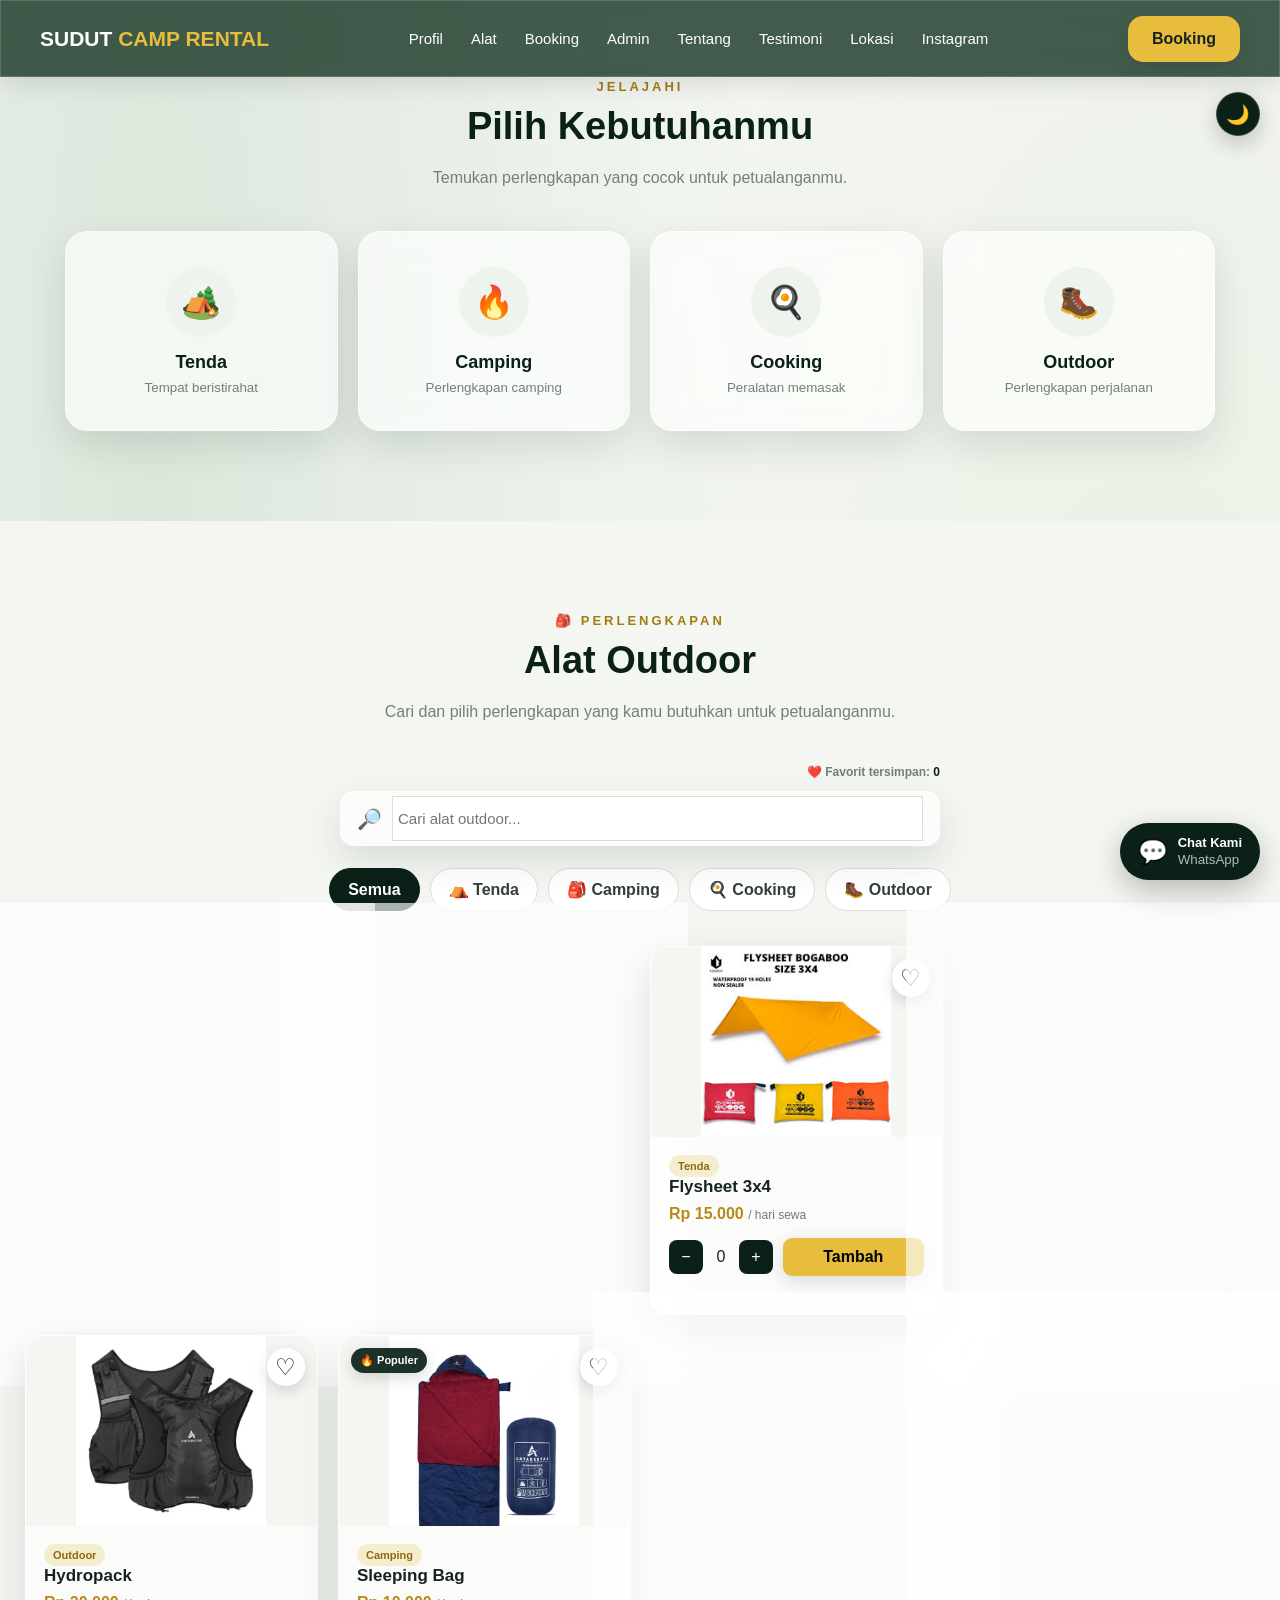
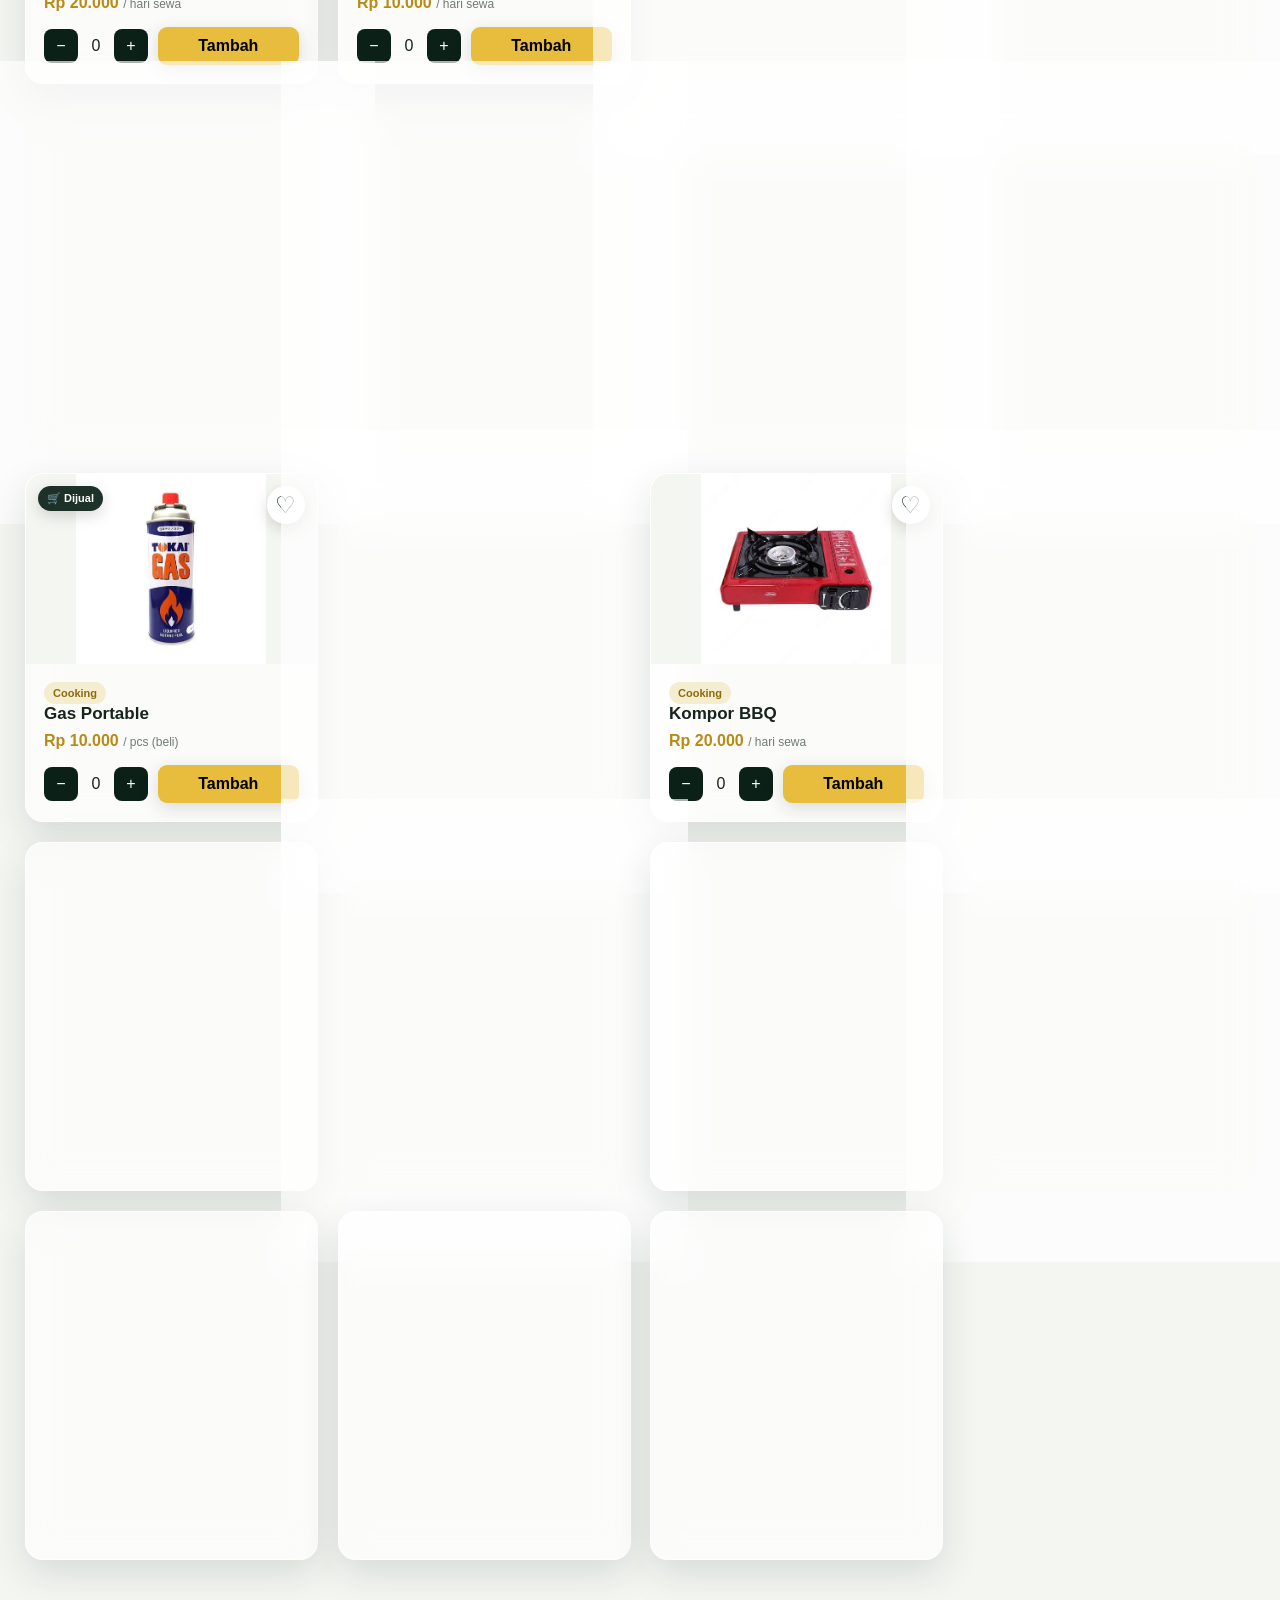
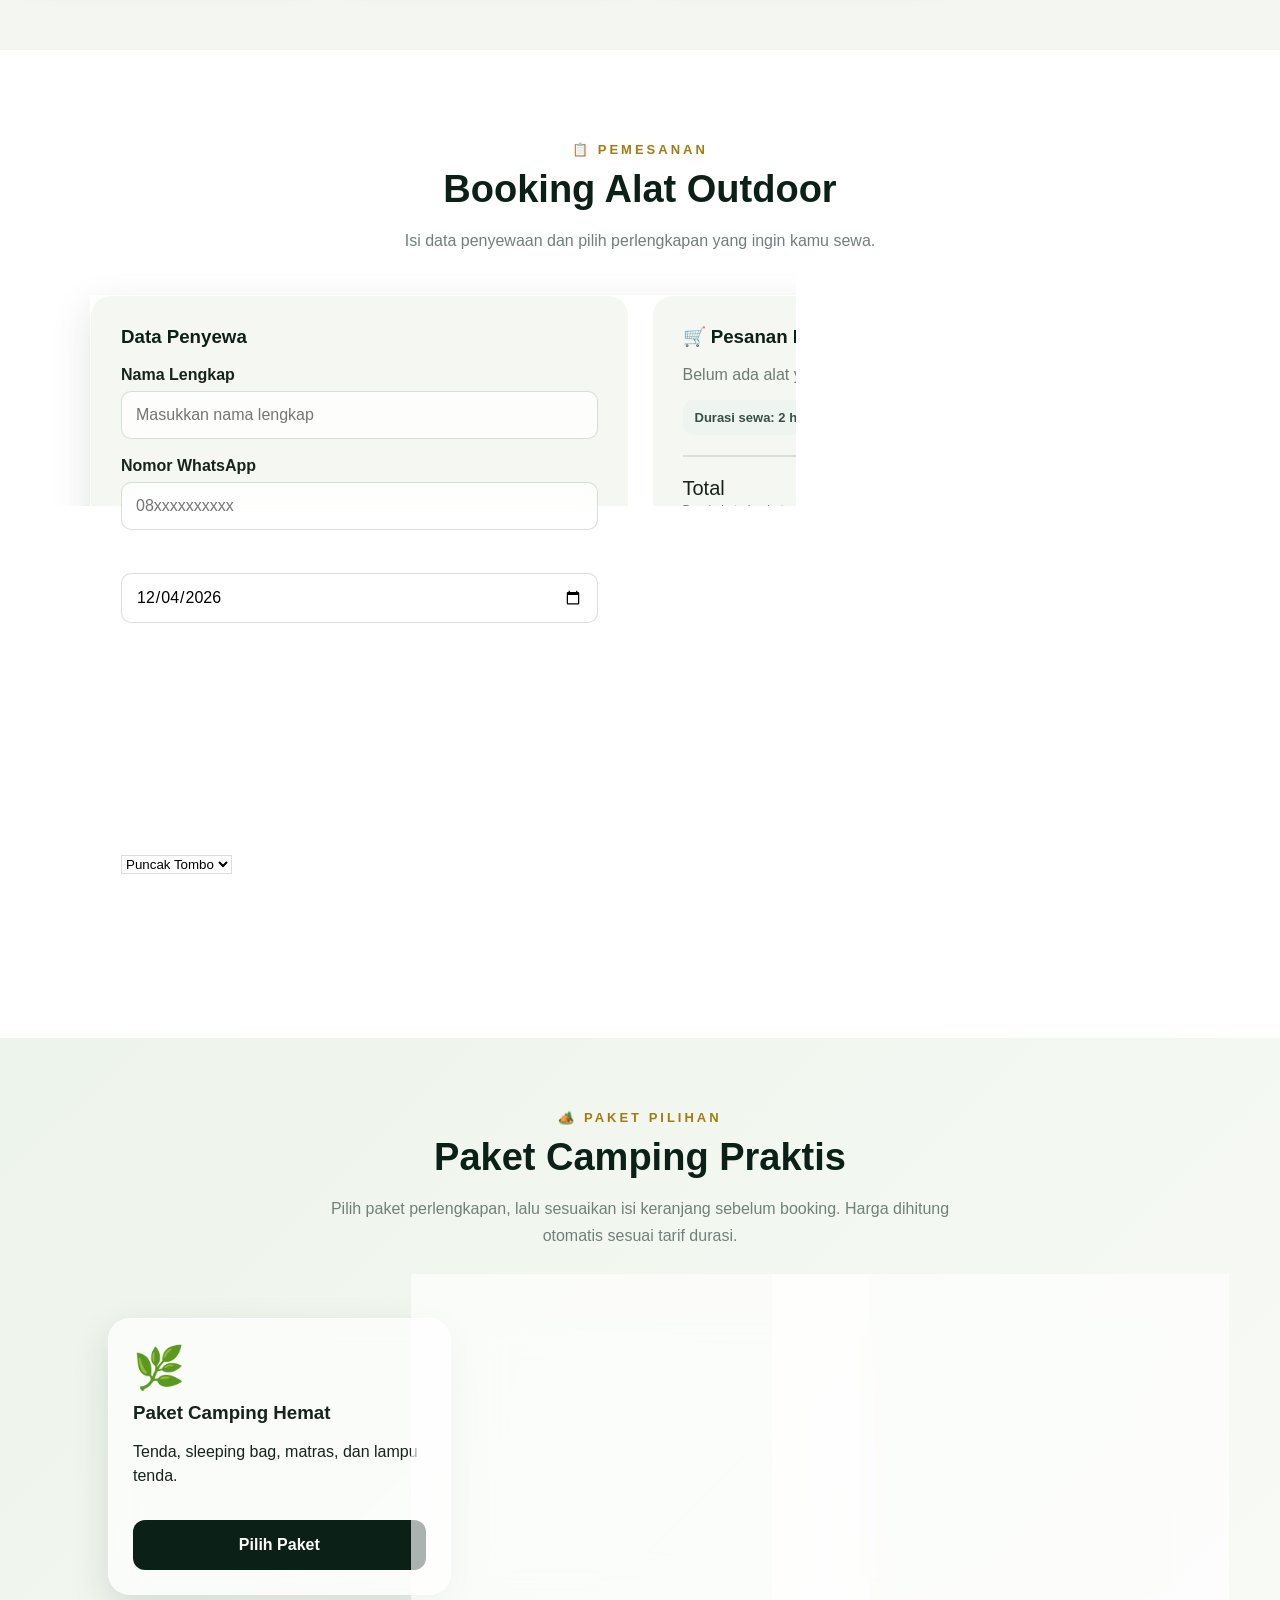
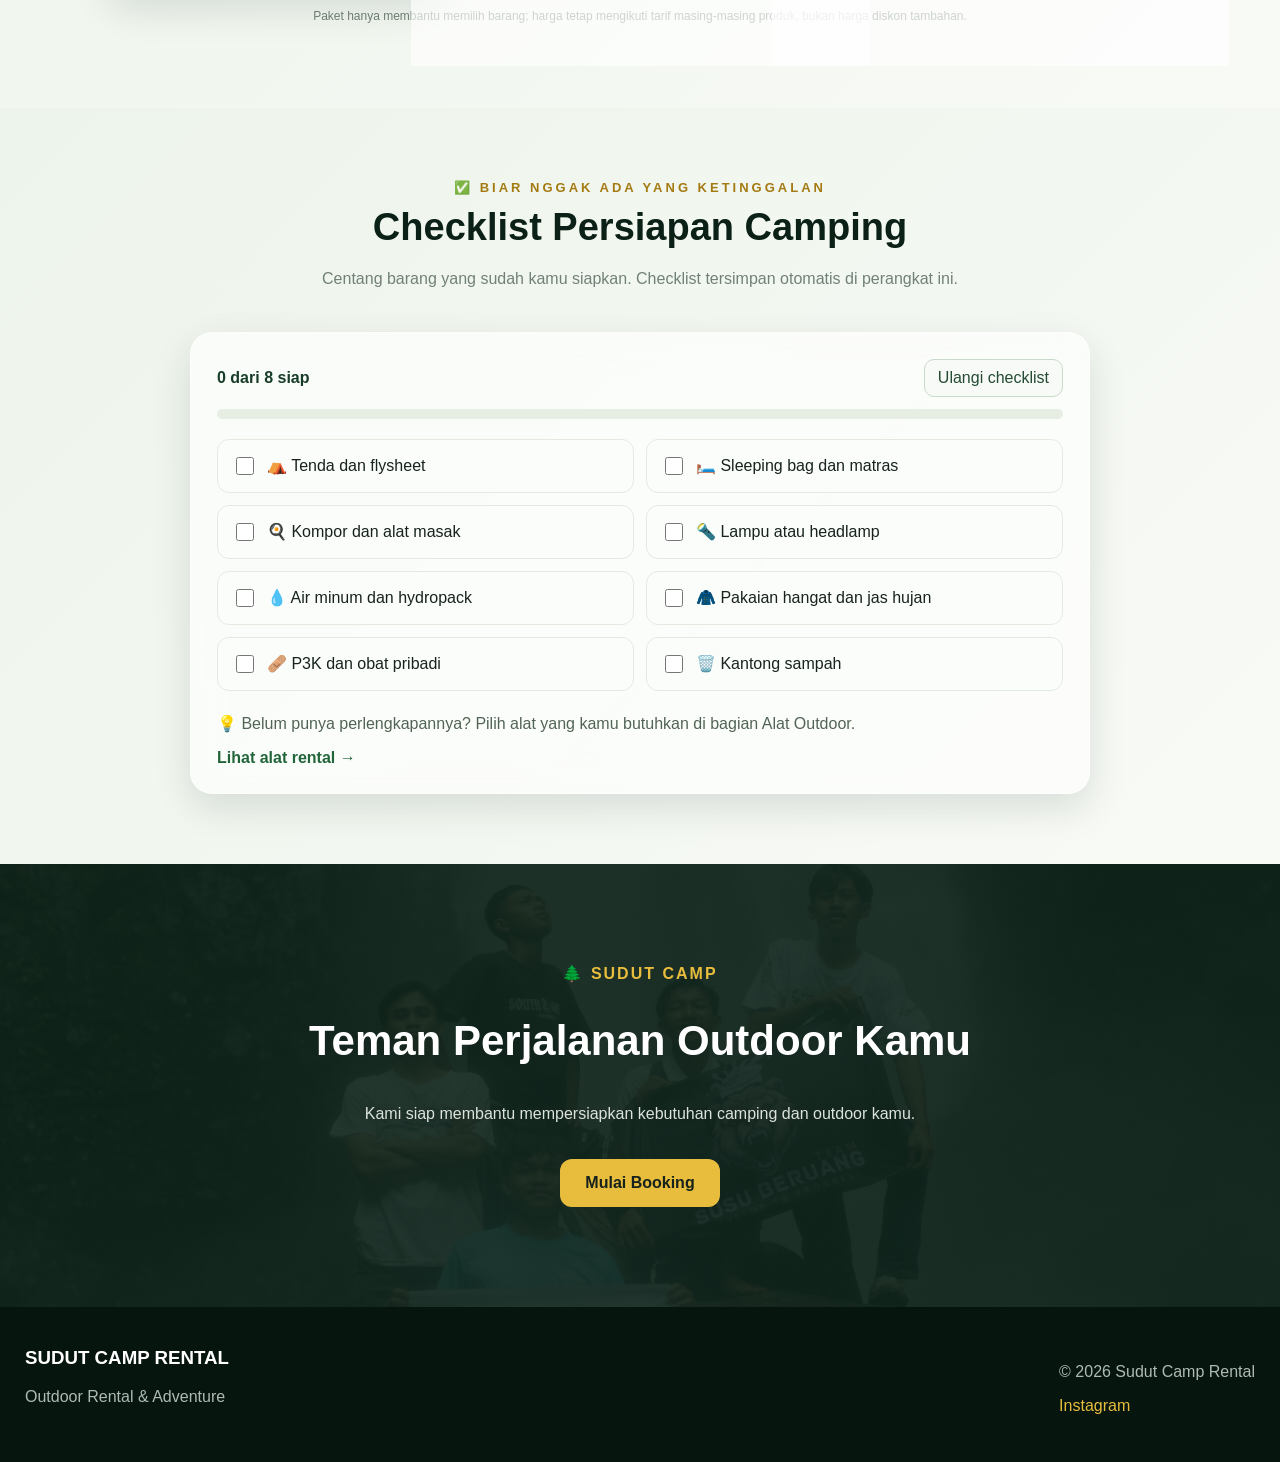
<file: index.html>
<!doctype html>
<html lang="id">
  <head>
    <meta charset="UTF-8" />
    <meta name="viewport" content="width=device-width, initial-scale=1.0" />

    <title>Sudut Camp Rental | Outdoor Adventure</title>

    <link rel="stylesheet" href="style.css" />
  </head>

  <body>
    <!-- WHATSAPP FLOATING -->
    <a
      href="https://wa.me/6285182673441"
      class="wa-floating"
      target="_blank"
      rel="noopener"
      aria-label="Chat WhatsApp"
    >
      <span>💬</span>
      <div>
        <strong>Chat Kami</strong>
        <small>WhatsApp</small>
      </div>
    </a>

    <!-- DARK MODE -->
    <button id="darkModeBtn" class="dark-mode-btn" aria-label="Ganti tema">
      🌙
    </button>

    <!-- LOADING SCREEN -->
    <div id="loadingScreen" class="loading-screen">
      <div class="loading-box">
        <div class="loading-icon" id="loadingIcon">🏕️</div>

        <h2>SUDUT CAMP</h2>
        <span class="loading-rental">RENTAL</span>

        <div class="loading-message" id="loadingMessage">
          Menyiapkan petualanganmu...
        </div>

        <div class="loading-wait">⏳ Harap menunggu...</div>

        <div class="loading-dots">
          <span></span>
          <span></span>
          <span></span>
        </div>

        <div class="loading-progress">
          <div></div>
        </div>
      </div>
    </div>

    <!-- ================= HEADER ================= -->

    <header class="header">
      <div class="nav-container">
        <a href="#" class="logo"> SUDUT <span>CAMP RENTAL</span> </a>

        <!-- MENU DESKTOP -->
        <nav class="nav-menu" id="navMenu">
          <a href="profil.html">Profil</a>
          <a href="#alat">Alat</a>
          <a href="booking.html">Booking</a>
          <a href="admin.html">Admin</a>
          <a href="#tentang">Tentang</a>
          <a href="testimoni.html">Testimoni</a>
          <a href="lokasi.html">Lokasi</a>

          <a href="https://www.instagram.com/" target="_blank" rel="noopener">
            Instagram
          </a>
        </nav>

        <a href="booking.html" class="nav-booking"> Booking </a>

        <!-- TOMBOL MENU HP -->
        <button class="menu-toggle" id="menuToggle" aria-label="Buka menu">
          ☰
        </button>
      </div>
    </header>

    <!-- KATEGORI VISUAL -->
    <section class="category-premium">
      <div class="section-title">
        <span>JELAJAHI</span>

        <h2>Pilih Kebutuhanmu</h2>

        <p>Temukan perlengkapan yang cocok untuk petualanganmu.</p>
      </div>

      <div class="category-grid">
        <button
          class="category-card"
          onclick="document.querySelector('[data-category=\\'Tenda\\']')?.click(); document.getElementById('alat')?.scrollIntoView({behavior:'smooth'});"
        >
          <div>🏕️</div>
          <strong>Tenda</strong>
          <small>Tempat beristirahat</small>
        </button>

        <button
          class="category-card"
          onclick="document.querySelector('[data-category=\\'Camping\\']')?.click(); document.getElementById('alat')?.scrollIntoView({behavior:'smooth'});"
        >
          <div>🔥</div>
          <strong>Camping</strong>
          <small>Perlengkapan camping</small>
        </button>

        <button
          class="category-card"
          onclick="document.querySelector('[data-category=\\'Cooking\\']')?.click(); document.getElementById('alat')?.scrollIntoView({behavior:'smooth'});"
        >
          <div>🍳</div>
          <strong>Cooking</strong>
          <small>Peralatan memasak</small>
        </button>

        <button
          class="category-card"
          onclick="document.querySelector('[data-category=\\'Outdoor\\']')?.click(); document.getElementById('alat')?.scrollIntoView({behavior:'smooth'});"
        >
          <div>🥾</div>
          <strong>Outdoor</strong>
          <small>Perlengkapan perjalanan</small>
        </button>
      </div>
    </section>

    <!-- ================= ALAT RENTAL ================= -->

    <section id="alat" class="products-section">
      <div class="section-title">
        <span>🎒 PERLENGKAPAN</span>

        <h2>Alat Outdoor</h2>

        <p>
          Cari dan pilih perlengkapan yang kamu butuhkan untuk petualanganmu.
        </p>
      </div>

      <!-- PENCARIAN -->

      <div class="product-tools">
        <div class="quick-actions">
          ❤️ Favorit tersimpan: <strong id="favoriteCount">0</strong>
        </div>

        <div class="search-box">
          <span>🔎</span>

          <input
            type="search"
            id="searchProduct"
            placeholder="Cari alat outdoor..."
          />
        </div>

        <!-- KATEGORI -->

        <div class="category-buttons">
          <button class="category-btn active" data-category="Semua">
            Semua
          </button>

          <button class="category-btn" data-category="Tenda">⛺ Tenda</button>

          <button class="category-btn" data-category="Camping">
            🎒 Camping
          </button>

          <button class="category-btn" data-category="Cooking">
            🍳 Cooking
          </button>

          <button class="category-btn" data-category="Outdoor">
            🥾 Outdoor
          </button>
        </div>
      </div>

      <!-- PRODUK -->

      <div class="products" id="products"></div>

      <p id="noProduct" class="no-product" style="display: none">
        😕 Alat yang kamu cari tidak ditemukan.
      </p>
    </section>

    <!-- ================= BOOKING ================= -->

    <section id="booking" class="booking-section">
      <div class="section-title">
        <span>📋 PEMESANAN</span>

        <h2>Booking Alat Outdoor</h2>

        <p>Isi data penyewaan dan pilih perlengkapan yang ingin kamu sewa.</p>
      </div>

      <div class="booking-box">
        <!-- FORM -->

        <div class="booking-form">
          <h3>Data Penyewa</h3>

          <label> Nama Lengkap </label>

          <input
            id="nama"
            type="text"
            autocomplete="name"
            placeholder="Masukkan nama lengkap"
          />

          <label> Nomor WhatsApp </label>

          <input
            id="wa"
            type="tel"
            autocomplete="tel"
            placeholder="08xxxxxxxxxx"
          />

          <label> Tanggal Mulai </label>

          <input id="mulai" type="date" />

          <label> Tanggal Kembali </label>

          <input id="kembali" type="date" />

          <label for="waktuKembali">Jam Pengembalian yang Disepakati</label>
          <input id="waktuKembali" type="time" value="18:00" />

          <label for="areaSewa">Area Sewa</label>
          <select id="areaSewa">
            <option value="Puncak Tombo">Puncak Tombo</option>
            <option value="Area lainnya">Area lainnya</option>
          </select>
          <p class="booking-note">
            ⛺ Tenda Bongkar Pasang khusus Puncak Tombo dan bebas denda.
          </p>
        </div>

        <!-- KERANJANG -->

        <div class="booking-cart">
          <h3>🛒 Pesanan Kamu</h3>

          <div id="cart">
            <p class="empty-cart">Belum ada alat yang dipilih.</p>
          </div>

          <div id="durationInfo" class="duration-info">
            Durasi sewa: 1 hari (tarif 1–2 hari sama; hari ke-3 menambah satu
            tarif)
          </div>

          <div class="cart-total">
            <span> Total </span>

            <strong id="total"> Rp0 </strong>
          </div>

          <button id="bookingButton" onclick="booking()" class="booking-submit">
            Booking Sekarang
          </button>

          <!-- HASIL BOOKING -->

          <div id="result" class="booking-result" style="display: none">
            <h3>✅ Booking Berhasil</h3>

            <p>
              Nomor Booking:
              <strong id="resultNo"></strong>
            </p>

            <p>
              Nama:
              <strong id="resultNama"></strong>
            </p>

            <p>
              Tanggal:
              <strong id="resultTanggal"></strong>
            </p>

            <p>
              Alat:
              <strong id="resultItems"></strong>
            </p>

            <p>
              Total:
              <strong id="resultTotal"></strong>
            </p>

            <a id="waButton" class="wa-button" target="_blank" rel="noopener">
              💬 Konfirmasi WhatsApp
            </a>
          </div>
        </div>
      </div>
    </section>

    <!-- ================= PAKET CAMPING ================= -->
    <section class="packing-section" id="paketCamping">
      <div class="section-title">
        <span>🏕️ PAKET PILIHAN</span>
        <h2>Paket Camping Praktis</h2>
        <p>
          Pilih paket perlengkapan, lalu sesuaikan isi keranjang sebelum
          booking. Harga dihitung otomatis sesuai tarif durasi.
        </p>
      </div>
      <div class="bundle-grid">
        <article class="packing-card bundle-card">
          <div class="bundle-emoji">🌿</div>
          <h3>Paket Camping Hemat</h3>
          <p>Tenda, sleeping bag, matras, dan lampu tenda.</p>
          <button
            type="button"
            onclick="pilihPaket('hemat')"
            class="booking-submit"
          >
            Pilih Paket
          </button>
        </article>
        <article class="packing-card bundle-card">
          <div class="bundle-emoji">💚</div>
          <h3>Paket Camping Berdua</h3>
          <p>Tenda, dua sleeping bag, dua matras, dan lampu tenda.</p>
          <button
            type="button"
            onclick="pilihPaket('berdua')"
            class="booking-submit"
          >
            Pilih Paket
          </button>
        </article>
        <article class="packing-card bundle-card">
          <div class="bundle-emoji">🔥</div>
          <h3>Paket Masak Outdoor</h3>
          <p>Kompor portable, cooking set, nesting, dan pan.</p>
          <button
            type="button"
            onclick="pilihPaket('masak')"
            class="booking-submit"
          >
            Pilih Paket
          </button>
        </article>
      </div>
      <p class="booking-note" style="text-align: center">
        Paket hanya membantu memilih barang; harga tetap mengikuti tarif
        masing-masing produk, bukan harga diskon tambahan.
      </p>
    </section>

    <!-- ================= CHECKLIST CAMPING ================= -->
    <section id="checklist" class="packing-section">
      <div class="section-title">
        <span>✅ BIAR NGGAK ADA YANG KETINGGALAN</span>
        <h2>Checklist Persiapan Camping</h2>
        <p>
          Centang barang yang sudah kamu siapkan. Checklist tersimpan otomatis
          di perangkat ini.
        </p>
      </div>
      <div class="packing-card">
        <div class="packing-progress-row">
          <strong id="packingProgressText">0 dari 8 siap</strong>
          <button type="button" id="packingReset" class="packing-reset">
            Ulangi checklist
          </button>
        </div>
        <div class="packing-progress"><div id="packingProgressBar"></div></div>
        <div class="packing-grid" id="packingChecklist">
          <label
            ><input type="checkbox" value="Tenda" /> ⛺ Tenda dan
            flysheet</label
          >
          <label
            ><input type="checkbox" value="Tidur" /> 🛏️ Sleeping bag dan
            matras</label
          >
          <label
            ><input type="checkbox" value="Masak" /> 🍳 Kompor dan alat
            masak</label
          >
          <label
            ><input type="checkbox" value="Lampu" /> 🔦 Lampu atau
            headlamp</label
          >
          <label
            ><input type="checkbox" value="Air" /> 💧 Air minum dan
            hydropack</label
          >
          <label
            ><input type="checkbox" value="Pakaian" /> 🧥 Pakaian hangat dan jas
            hujan</label
          >
          <label
            ><input type="checkbox" value="P3K" /> 🩹 P3K dan obat
            pribadi</label
          >
          <label
            ><input type="checkbox" value="Sampah" /> 🗑️ Kantong sampah</label
          >
        </div>
        <p class="packing-tip">
          💡 Belum punya perlengkapannya? Pilih alat yang kamu butuhkan di
          bagian Alat Outdoor.
        </p>
        <a class="packing-link" href="#alat">Lihat alat rental →</a>
      </div>
    </section>

    <!-- ================= TENTANG ================= -->

    <section id="tentang" class="about-section">
      <div class="about-content">
        <span> 🌲 SUDUT CAMP </span>

        <h2>Teman Perjalanan Outdoor Kamu</h2>

        <p>
          Kami siap membantu mempersiapkan kebutuhan camping dan outdoor kamu.
        </p>

        <a href="booking.html" class="btn-primary"> Mulai Booking </a>
      </div>
    </section>

    <!-- ================= FOOTER ================= -->

    <footer class="footer">
      <div>
        <h3>SUDUT CAMP RENTAL</h3>

        <p>Outdoor Rental & Adventure</p>
      </div>

      <div>
        <p>© 2026 Sudut Camp Rental</p>

        <a href="https://www.instagram.com/" target="_blank" rel="noopener">
          Instagram
        </a>
      </div>
    </footer>

    <!-- NOTIFIKASI -->
    <div id="toast" class="toast"></div>
    <script src="script.js"></script>
  </body>
</html>
</file>
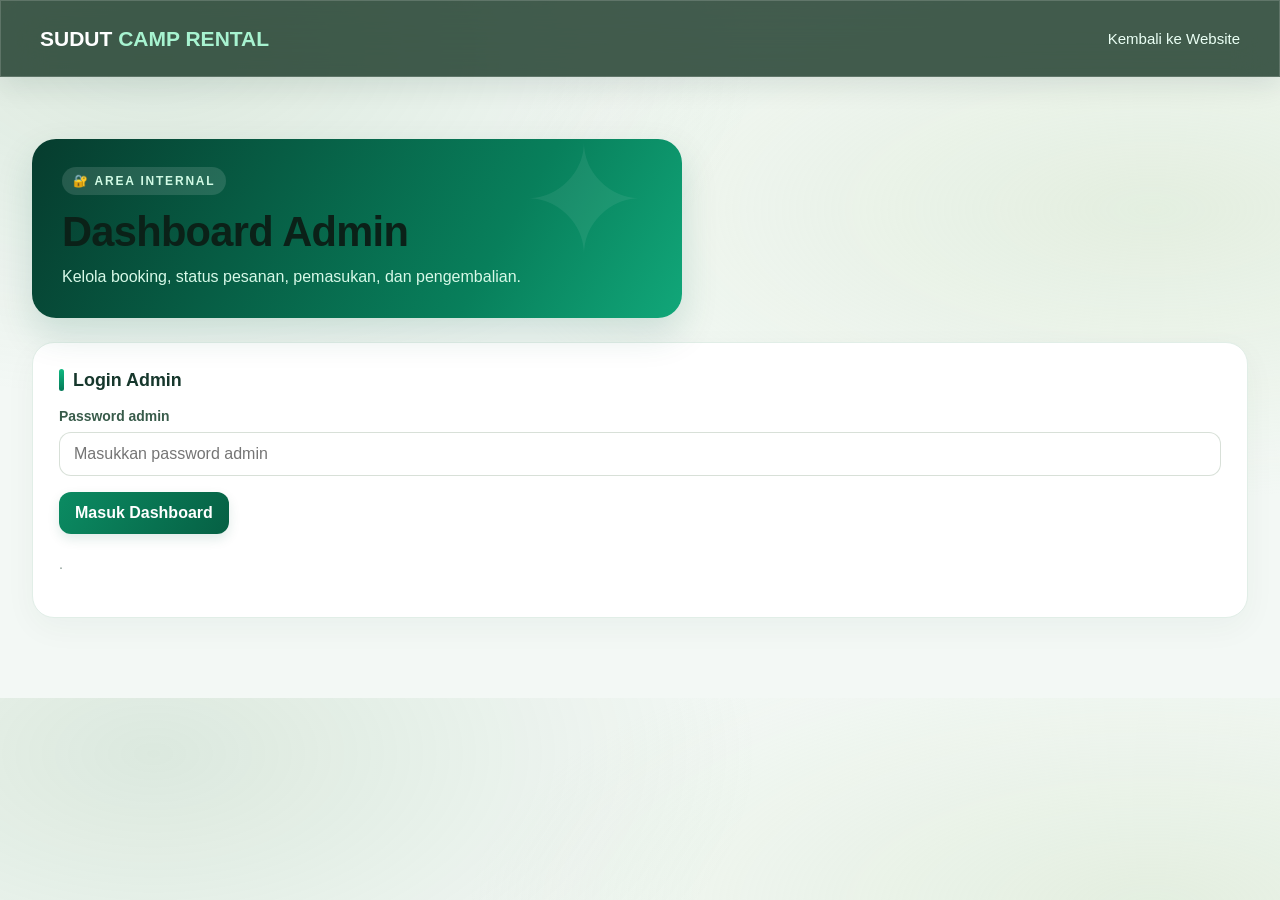
<file: admin.html>
<!doctype html>
<html lang="id">
  <head>
    <meta charset="UTF-8" />
    <meta name="viewport" content="width=device-width,initial-scale=1" />
    <meta name="robots" content="noindex,nofollow,noarchive" />
    <title>Admin | Sudut Camp Rental</title>
    <link rel="stylesheet" href="style.css" />
    <style>
      :root {
        --emerald: #087f5b;
        --emerald2: #065f46;
        --deep: #092b22;
        --mint: #d1fae5;
        --ink: #16372c;
        --muted: #6c8278;
        --line: #e1eee7;
        --paper: #f3f8f5;
      }
      body {
        background:
          radial-gradient(ellipse at 10% 0%, #d7f5e5 0, transparent 36%),
          var(--paper);
        color: var(--ink);
      }
      .header {
        background: linear-gradient(115deg, #052e24, #087f5b 65%, #10a36e);
        box-shadow: 0 8px 28px #052e241c;
      }
      .header .logo {
        color: #fff;
      }
      .header .logo span {
        color: #a7f3d0;
      }
      .nav-menu a {
        color: #eafff4;
      }
      .admin-wrap {
        max-width: 1320px;
        margin: 30px auto;
        padding: clamp(12px, 3vw, 32px);
      }
      .section-title {
        text-align: left;
        margin: 0 0 24px;
        padding: 28px 30px;
        border-radius: 24px;
        background: linear-gradient(120deg, #063c2e, #087f5b 70%, #11a779);
        color: #fff;
        box-shadow: 0 16px 36px #065f4628;
        position: relative;
        overflow: hidden;
      }
      .section-title:after {
        content: "✦";
        position: absolute;
        right: 35px;
        top: -25px;
        font-size: 150px;
        color: #ffffff12;
      }
      .section-title span {
        display: inline-flex;
        padding: 7px 11px;
        border-radius: 99px;
        background: #ffffff20;
        color: #d1fae5;
        font-size: 0.75rem;
        font-weight: 800;
        letter-spacing: 1.8px;
      }
      .section-title h2 {
        font-size: clamp(1.8rem, 4vw, 2.6rem);
        margin: 13px 0 7px;
        letter-spacing: -0.7px;
      }
      .section-title p {
        color: #d7f9e8;
        margin: 0;
      }
      .admin-card {
        background: #fff;
        border: 1px solid var(--line);
        border-radius: 22px;
        padding: clamp(16px, 2.5vw, 26px);
        margin: 18px 0;
        color: var(--ink);
        box-shadow: 0 10px 32px #063c2e0b;
      }
      .admin-card h3 {
        font-size: 1.12rem;
        margin: 0 0 16px;
        display: flex;
        align-items: center;
        gap: 9px;
      }
      .admin-card h3:before {
        content: "";
        width: 5px;
        height: 22px;
        border-radius: 9px;
        background: linear-gradient(#10b981, #047857);
      }
      .admin-card p {
        color: var(--muted);
        line-height: 1.65;
      }
      .admin-grid {
        display: grid;
        grid-template-columns: repeat(4, minmax(0, 1fr));
        gap: 15px;
      }
      .admin-stat {
        background: linear-gradient(145deg, #fff, #f0faf4);
        border: 1px solid #dcefe4;
        border-radius: 18px;
        padding: 19px;
        min-width: 0;
        box-shadow: 0 7px 20px #065f4609;
        position: relative;
        overflow: hidden;
      }
      .admin-stat:after {
        content: "";
        position: absolute;
        width: 68px;
        height: 68px;
        border-radius: 50%;
        right: -20px;
        top: -23px;
        background: #a7f3d055;
      }
      .admin-stat span {
        display: block;
        font-size: 0.84rem;
        color: #61786d;
        margin-bottom: 12px;
      }
      .admin-stat b {
        font-size: clamp(1.15rem, 2vw, 1.65rem);
        display: block;
        color: #066044;
        overflow-wrap: anywhere;
        letter-spacing: -0.5px;
      }
      .admin-wrap input,
      .admin-wrap select,
      .admin-wrap textarea {
        box-sizing: border-box;
        width: 100%;
        padding: 12px 14px;
        border-radius: 12px;
        border: 1px solid #d4e5da;
        background: #f8fcf9;
        color: #16372c;
        margin: 7px 0 12px;
        outline: none;
        transition:
          border 0.18s,
          box-shadow 0.18s;
      }
      .admin-wrap input:focus,
      .admin-wrap select:focus,
      .admin-wrap textarea:focus {
        border-color: #10a36e;
        box-shadow: 0 0 0 3px #10a36e20;
      }
      .admin-wrap label {
        font-size: 0.87rem;
        font-weight: 700;
        color: #385b4a;
      }
      .admin-wrap button,
      .admin-action {
        border: 0;
        border-radius: 12px;
        padding: 12px 16px;
        background: linear-gradient(120deg, #0b8b62, #066044);
        color: #fff;
        font-weight: 800;
        cursor: pointer;
        box-shadow: 0 5px 12px #06604420;
        transition:
          transform 0.15s,
          filter 0.15s;
      }
      .admin-wrap button:hover {
        filter: brightness(1.07);
        transform: translateY(-1px);
      }
      #resetBookingsBtn {
        background: #fff1f0 !important;
        color: #a12b2b !important;
        border: 1px solid #fecaca !important;
        box-shadow: none !important;
      }
      #logoutBtn {
        background: #edf4ef !important;
        color: #365747 !important;
        box-shadow: none !important;
      }
      .admin-table-wrap {
        overflow: auto;
        border: 1px solid var(--line);
        border-radius: 14px;
      }
      table {
        border-collapse: collapse;
        width: 100%;
        min-width: 780px;
        background: #fff;
      }
      th,
      td {
        text-align: left;
        padding: 14px 13px;
        border-bottom: 1px solid #edf3ef;
        font-size: 0.87rem;
        vertical-align: middle;
      }
      th {
        color: #527365;
        background: #f2faf5;
        font-size: 0.75rem;
        text-transform: uppercase;
        letter-spacing: 0.7px;
      }
      tbody tr:hover {
        background: #f7fcf9;
      }
      td small {
        color: #82958b;
      }
      .admin-message {
        margin: 10px 0;
        color: #087f5b;
        font-weight: 700;
      }
      .hidden {
        display: none !important;
      }
      .admin-tools {
        display: grid;
        grid-template-columns: 2fr 1fr;
        gap: 16px;
        align-items: end;
      }
      .admin-tools h3 {
        margin-bottom: 8px;
      }
      #dailyChart,
      #monthlyChart {
        max-width: 100%;
        border-radius: 14px;
        background: linear-gradient(180deg, #f4fbf6, #fff);
        padding: 8px;
        box-sizing: border-box;
      }
      .admin-card canvas {
        max-height: 220px;
      }
      .admin-card > button {
        margin: 4px 5px 4px 0;
      }
      @media (max-width: 900px) {
        .admin-grid {
          grid-template-columns: repeat(2, minmax(0, 1fr));
        }
      }
      @media (max-width: 650px) {
        .admin-tools {
          grid-template-columns: 1fr;
          gap: 5px;
        }
        .admin-wrap {
          padding: 12px;
          margin: 16px auto;
        }
        .section-title {
          padding: 22px 18px;
          border-radius: 18px;
        }
        .section-title:after {
          right: 8px;
          font-size: 100px;
        }
        .admin-card {
          padding: 16px;
          border-radius: 17px;
        }
        .admin-grid {
          grid-template-columns: repeat(2, minmax(0, 1fr));
          gap: 9px;
        }
        .admin-stat {
          padding: 14px;
          border-radius: 14px;
        }
        .admin-stat span {
          font-size: 0.75rem;
        }
        .admin-stat b {
          font-size: 1.2rem;
        }
        th,
        td {
          padding: 11px;
          font-size: 0.8rem;
        }
        .admin-wrap button {
          padding: 11px 12px;
        }
        
/* Animasi loading login admin */
#loginBtn {
  display: inline-flex;
  align-items: center;
  justify-content: center;
  gap: 10px;
  min-width: 190px;
  transition: all 0.25s ease;
}

#loginBtn:disabled {
  opacity: 0.8;
  cursor: wait;
  transform: none;
}

.login-spinner {
  width: 17px;
  height: 17px;
  border: 3px solid #ffffff55;
  border-top-color: #fff;
  border-radius: 50%;
  animation: loginSpin 0.7s linear infinite;
}

@keyframes loginSpin {
  to {
    transform: rotate(360deg);
  }
}

.login-loading {
  animation: loginPulse 1.2s ease-in-out infinite;
}

@keyframes loginPulse {
  50% {
    opacity: 0.65;
  }
}

#loginMessage {
  transition: opacity 0.2s ease;
}
        
/* PERBAIKAN RESPONSIF DASHBOARD */
* {
  box-sizing: border-box;
}

html,
body {
  width: 100%;
  max-width: 100%;
  margin: 0;
  overflow-x: hidden;
}

img,
canvas {
  max-width: 100%;
}

input,
select,
button,
textarea {
  max-width: 100%;
  min-width: 0;
}

table {
  width: 100%;
  border-collapse: collapse;
}

.table-wrapper,
.table-responsive {
  width: 100%;
  max-width: 100%;
  overflow-x: auto;
  -webkit-overflow-scrolling: touch;
}

@media (max-width: 768px) {
  body {
    font-size: 14px;
  }

  header,
  main,
  .container,
  .dashboard,
  .content,
  .main-content {
    max-width: 100%;
    min-width: 0;
  }

  .stats,
  .stat-grid,
  .stats-grid,
  .summary-grid,
  .grid {
    grid-template-columns: repeat(2, minmax(0, 1fr));
  }

  .card,
  .stat-card,
  .panel {
    min-width: 0;
    max-width: 100%;
  }

  table {
    min-width: 700px;
  }

  input,
  select,
  textarea {
    width: 100%;
  }
}

@media (max-width: 420px) {
  .stats,
  .stat-grid,
  .stats-grid,
  .summary-grid,
  .grid {
    grid-template-columns: minmax(0, 1fr);
  }
}


      }
    </style>
  </head>
  <body>
    <header class="header">
      <div class="nav-container">
        <a href="index.html" class="logo">SUDUT <span>CAMP RENTAL</span></a>
        <nav class="nav-menu"><a href="index.html">Kembali ke Website</a></nav>
      </div>
    </header>
    <main class="admin-wrap">
      <div class="section-title">
        <span>🔐 AREA INTERNAL</span>
        <h2>Dashboard Admin</h2>
        <p>Kelola booking, status pesanan, pemasukan, dan pengembalian.</p>
      </div>
      <section class="admin-card" id="loginCard">
        <h3>Login Admin</h3>
        <label for="password">Password admin</label
        ><input
          id="password"
          type="password"
          autocomplete="current-password"
          placeholder="Masukkan password admin"
        /><button id="loginBtn">Masuk Dashboard</button>
        <p id="loginMessage" class="admin-message" aria-live="polite"></p>
        <p style="opacity: 0.8; font-size: 0.9rem"><code></code>.</p>
      </section>
      <div id="dashboard" class="hidden">
        <section class="admin-grid" id="stats"></section>
        <section class="admin-card">
          <div class="admin-tools">
            <div>
              <h3>Daftar Booking</h3>
              <input
                id="searchBooking"
                placeholder="Cari nomor booking atau nama"
              />
            </div>
            <div>
              <label for="statusFilter">Filter status</label
              ><select id="statusFilter">
                <option value="Semua">Semua status</option>
                <option>Menunggu</option>
                <option>Dikonfirmasi</option>
                <option>Selesai</option>
                <option>Dibatalkan</option>
              </select>
            </div>
          </div>
          <div class="admin-table-wrap">
            <table>
              <thead>
                <tr>
                  <th>Booking</th>
                  <th>Penyewa</th>
                  <th>Tanggal</th>
                  <th>Area</th>
                  <th>Total</th>
                  <th>Status</th>
                  <th>Aksi</th>
                </tr>
              </thead>
              <tbody id="bookingRows"></tbody>
            </table>
          </div>
        </section>
        <section class="admin-card">
          <h3>Grafik Pemasukan</h3>
          <div class="admin-grid">
            <div>
              <h4>Harian</h4>
              <canvas id="dailyChart" height="180" style="width: 100%"></canvas>
            </div>
            <div>
              <h4>Bulanan</h4>
              <canvas
                id="monthlyChart"
                height="180"
                style="width: 100%"
              ></canvas>
            </div>
          </div>
          <p style="opacity: 0.75; font-size: 0.85rem">
            Grafik berdasarkan total nilai booking yang tidak dibatalkan, bukan
            konfirmasi pembayaran.
          </p>
        </section>
        <section class="admin-card">
          <h3>Catat Pengembalian & Denda</h3>
          <p>
            Denda dihitung terpisah: minimal 12 jam terlambat, 10% harga asli
            barang terlambat, sekali saja. Tenda Bongkar Pasang otomatis
            dikecualikan.
          </p>
          <label for="returnBooking">Nomor booking</label
          ><input id="returnBooking" placeholder="SCR-YYYYMMDD-HHMMSS" />
          <div id="lateItemsBox" style="margin: 8px 0 14px"></div>
          <label for="actualReturn">Waktu pengembalian aktual</label
          ><input id="actualReturn" type="datetime-local" /><label
            for="returnNotes"
            >Catatan pengembalian</label
          ><textarea
            id="returnNotes"
            rows="2"
            placeholder="Kondisi barang, catatan denda, dll."
          ></textarea
          ><button id="returnBtn">Hitung & Simpan Pengembalian</button>
          <p id="returnMessage" class="admin-message" aria-live="polite"></p>
        </section>
        <section class="admin-card">
          <h3>Kelola Stok Produk (Google Sheets)</h3>
          <p>
            Data produk dapat dilihat di tab <b>Produk</b> pada Google Sheets.
            Pengelolaan stok lebih lanjut perlu disesuaikan dengan katalog di
            website.
          </p>
          <button id="refreshBtn">Muat Ulang Data</button>
          <button
            id="resetBookingsBtn"
            style="background: #ffd7d7; color: #761d1d"
          >
            Reset Semua Booking</button
          ><button id="logoutBtn" style="margin-left: 8px; background: #e1e8e2">
            Keluar
          </button>
        </section>
      </div>
    </main>
    <div id="toast" class="toast"></div>
    <script>
      const API =
        "https://script.google.com/macros/s/AKfycbyIh0SwW8aZ7j05qrumzUdI6GtEnIl1wuHV96LXbLIpAOqAgWzJBr__Q7eXkvxJ-fGz7A/exec";
      let password = "",
        bookings = [];
      const $ = id => document.getElementById(id);
    
const money = n => {
  const angka = Number(n) || 0;
  return new Intl.NumberFormat("id-ID", {
    style: "currency",
    currency: "IDR",
    maximumFractionDigits: 0
  }).format(angka);
};

async function api(payload) {
  const r = await fetch(API, {
    method: "POST",
    headers: { "Content-Type": "text/plain;charset=utf-8" },
    body: JSON.stringify({ ...payload, password })
  });
  const j = await r.json();
  if (!j.success) throw Error(j.error || "Permintaan gagal");
  return j;
}

$("loginBtn").onclick = async () => {
  const btn = $("loginBtn");
  const message = $("loginMessage");

  password = $("password").value.trim();

  if (!password) {
    message.textContent = "Masukkan password admin terlebih dahulu.";
    $("password").focus();
    return;
  }

  const teksAwal = "Masuk Dashboard";

  btn.disabled = true;
  btn.classList.add("login-loading");
  btn.innerHTML =
    '<span class="login-spinner"></span><span>Memeriksa login...</span>';

  message.textContent = "";

  try {
    await api({ action: "adminLogin" });

    btn.innerHTML =
      '<span class="login-spinner"></span><span>Login berhasil!</span>';

    message.textContent = "Berhasil masuk. Memuat dashboard...";

    $("loginCard").classList.add("hidden");
    $("dashboard").classList.remove("hidden");

    await refresh();
  } catch (e) {
    message.textContent = "Login gagal: " + e.message;
    password = "";
    $("password").value = "";
  } finally {
    btn.disabled = false;
    btn.classList.remove("login-loading");
    btn.textContent = teksAwal;
  }
};

      async function refresh() {
        try {
          const d = await api({ action: "adminList" });
          bookings = d.bookings || [];
          const r = d.report || {};
          $("stats").innerHTML = [
            ["Total booking", r.jumlahBooking],
            ["Menunggu", r.menunggu],
            ["Dikonfirmasi", r.dikonfirmasi],
            ["Selesai", r.selesai],
            ["Total transaksi", money(r.totalTransaksi)],
            ["Dana masuk", money(r.totalMasuk)],
            ["Produk", r.jumlahProduk],
            ["Stok menipis", r.stokMenipis]
          ]
            .map(
              x =>
                `<div class="admin-stat"><span>${x[0]}</span><b>${x[1] ?? 0}</b></div>`
            )
            .join("");
          renderRows();
          drawCharts();
        } catch (e) {
          $("loginMessage").textContent = e.message;
        }
      }
      function renderRows() {
        const q = $("searchBooking").value.toLowerCase(),
          f = $("statusFilter").value;
        const list = bookings.filter(
          b =>
            (f === "Semua" || b.status === f) &&
            `${b.no} ${b.nama}`.toLowerCase().includes(q)
        );
        $("bookingRows").innerHTML =
          list
            .map(
              b =>
                `<tr><td><b>${esc(b.no)}</b><br><small>${esc(b.waktu)}</small></td><td>${esc(b.nama)}<br><small>${esc(b.wa)}</small></td><td>${esc(b.mulai)} – ${esc(b.kembali)}<br><small>${esc(b.durasi)}</small></td><td>${esc(b.area || "-")}</td><td>${money(b.total)}<br><small>Masuk: ${money(b.masuk)}</small></td><td><select data-status="${esc(b.no)}">${["Menunggu", "Dikonfirmasi", "Selesai", "Dibatalkan"].map(s => `<option ${s === b.status ? "selected" : ""}>${s}</option>`).join("")}</select></td><td><button data-save="${esc(b.no)}">Simpan</button> <button data-return="${esc(b.no)}">Pengembalian</button></td></tr>`
            )
            .join("") || '<tr><td colspan="7">Tidak ada booking.</td></tr>';
        document.querySelectorAll("[data-save]").forEach(
          btn =>
            (btn.onclick = async () => {
              const no = btn.dataset.save,
                status = document.querySelector(
                  `[data-status="${CSS.escape(no)}"]`
                ).value;
              try {
                await api({ action: "adminSetStatus", no, status });
                await refresh();
              } catch (e) {
                alert(e.message);
              }
            })
        );
        document.querySelectorAll("[data-return]").forEach(
          btn =>
            (btn.onclick = () => {
              $("returnBooking").value = btn.dataset.return;
              showLateItems();
              document.querySelector("#actualReturn").focus();
            })
        );
      }

      function drawOneChart(id, labels, values) {
        const c = $(id);
        if (!c) return;
        const ctx = c.getContext("2d"),
          w = c.clientWidth || 420,
          h = 180,
          dpr = window.devicePixelRatio || 1;
        c.width = w * dpr;
        c.height = h * dpr;
        ctx.scale(dpr, dpr);
        ctx.clearRect(0, 0, w, h);
        const max = Math.max(1, ...values),
          left = 8,
          bottom = 28,
          top = 12,
          plotH = h - top - bottom,
          slot = (w - left - 8) / Math.max(1, values.length),
          bw = Math.min(30, slot * 0.58);
        ctx.font = "10px sans-serif";
        values.forEach((v, i) => {
          const bh = (v / max) * (plotH - 18),
            x = left + i * slot + (slot - bw) / 2,
            y = top + plotH - bh;
          ctx.fillStyle = "#8de3a0";
          ctx.beginPath();
          ctx.roundRect(x, y, bw, bh, 4);
          ctx.fill();
          ctx.fillStyle = "#dcefe0";
          ctx.textAlign = "center";
          ctx.fillText(labels[i], x + bw / 2, h - 10);
          if (v > 0) {
            ctx.fillStyle = "#f2fff4";
            ctx.fillText(
              v >= 1000000
                ? (v / 1000000).toFixed(1) + "jt"
                : v >= 1000
                  ? Math.round(v / 1000) + "k"
                  : String(v),
              x + bw / 2,
              Math.max(10, y - 4)
            );
          }
        });
      }
      function drawCharts() {
        const daily = new Map(),
          monthly = new Map();
        bookings
          .filter(b => b.status !== "Dibatalkan")
          .forEach(b => {
            const parts = String(b.waktu || "")
              .split(" ")[0]
              .split("/");
            if (parts.length !== 3) return;
            const key = parts[0] + "/" + parts[1];
            daily.set(key, (daily.get(key) || 0) + Number(b.total || 0));
            const mk = parts[1] + "/" + parts[2];
            monthly.set(mk, (monthly.get(mk) || 0) + Number(b.total || 0));
          });
        const d = [...daily.entries()].slice(-7),
          m = [...monthly.entries()].slice(-6);
        drawOneChart(
          "dailyChart",
          d.map(x => x[0]),
          d.map(x => x[1])
        );
        drawOneChart(
          "monthlyChart",
          m.map(x => x[0]),
          m.map(x => x[1])
        );
      }
      function esc(s) {
        return String(s ?? "").replace(
          /[&<>"']/g,
          c =>
            ({
              "&": "&amp;",
              "<": "&lt;",
              ">": "&gt;",
              '"': "&quot;",
              "'": "&#39;"
            })[c]
        );
      }
      $("searchBooking").oninput = renderRows;
      $("statusFilter").onchange = renderRows;
      $("refreshBtn").onclick = refresh;
      $("logoutBtn").onclick = () => {
        password = "";
        $("dashboard").classList.add("hidden");
        $("loginCard").classList.remove("hidden");
        $("password").value = "";
      };
      $("resetBookingsBtn").onclick = async () => {
        const ok = confirm(
          "PERINGATAN: Semua data booking di sheet Booking akan dihapus. Data Produk dan stok tidak dihapus. Lanjutkan?"
        );
        if (!ok) return;
        const confirmText = prompt(
          "Ketik RESET untuk mengonfirmasi penghapusan semua booking:"
        );
        if (confirmText !== "RESET") {
          alert("Reset dibatalkan.");
          return;
        }
        try {
          const result = await api({ action: "resetBookings" });
          alert(result.message || "Data booking berhasil direset.");
          $("returnBooking").value = "";
          $("actualReturn").value = "";
          $("returnNotes").value = "";
          $("lateItemsBox").innerHTML = "";
          await refresh();
        } catch (e) {
          alert("Reset gagal: " + e.message);
        }
      };
      $("returnBooking").addEventListener("change", showLateItems);
      $("returnBooking").addEventListener("input", showLateItems);
      function showLateItems() {
        const b = bookings.find(x => x.no === $("returnBooking").value.trim());
        if (!b) {
          $("lateItemsBox").innerHTML = "";
          return;
        }
        let items = [];
        try {
          items = JSON.parse(b.itemsJson || "[]");
        } catch (e) {}
        $("lateItemsBox").innerHTML =
          '<strong>Pilih barang yang benar-benar terlambat</strong><p style="font-size:.85rem;opacity:.8">Tenda Bongkar Pasang otomatis dikecualikan.</p>' +
          items
            .map(i => {
              const exempt = String(i.nama || "")
                .toLowerCase()
                .includes("tenda bongkar pasang");
              return `<label style="display:flex;gap:8px;align-items:center;margin:8px 0"><input type="checkbox" value="${esc(i.id)}" ${exempt ? "disabled" : ""} ${exempt ? "" : "checked"}> ${esc(i.nama)} ×${Number(i.jumlah) || 1}${exempt ? " — bebas denda" : ""}</label>`;
            })
            .join("");
      }
      $("returnBtn").onclick = async () => {
        const no = $("returnBooking").value.trim(),
          aktual = $("actualReturn").value;
        if (!no || !aktual) {
          $("returnMessage").textContent =
            "Isi nomor booking dan waktu pengembalian aktual.";
          return;
        }
        try {
          const lateItems = [
            ...$("lateItemsBox").querySelectorAll(
              "input[type=checkbox]:checked"
            )
          ].map(x => x.value);
          const r = await api({
            action: "adminReturn",
            no,
            aktual,
            lateItems,
            catatan: $("returnNotes").value
          });
          $("returnMessage").textContent =
            `${r.message} Keterlambatan: ${r.jamTerlambat} jam. Denda: ${money(r.denda)}.`;
          await refresh();
        } catch (e) {
          $("returnMessage").textContent = e.message;
        }
      };
    </script>
  </body>
</html>
</file>
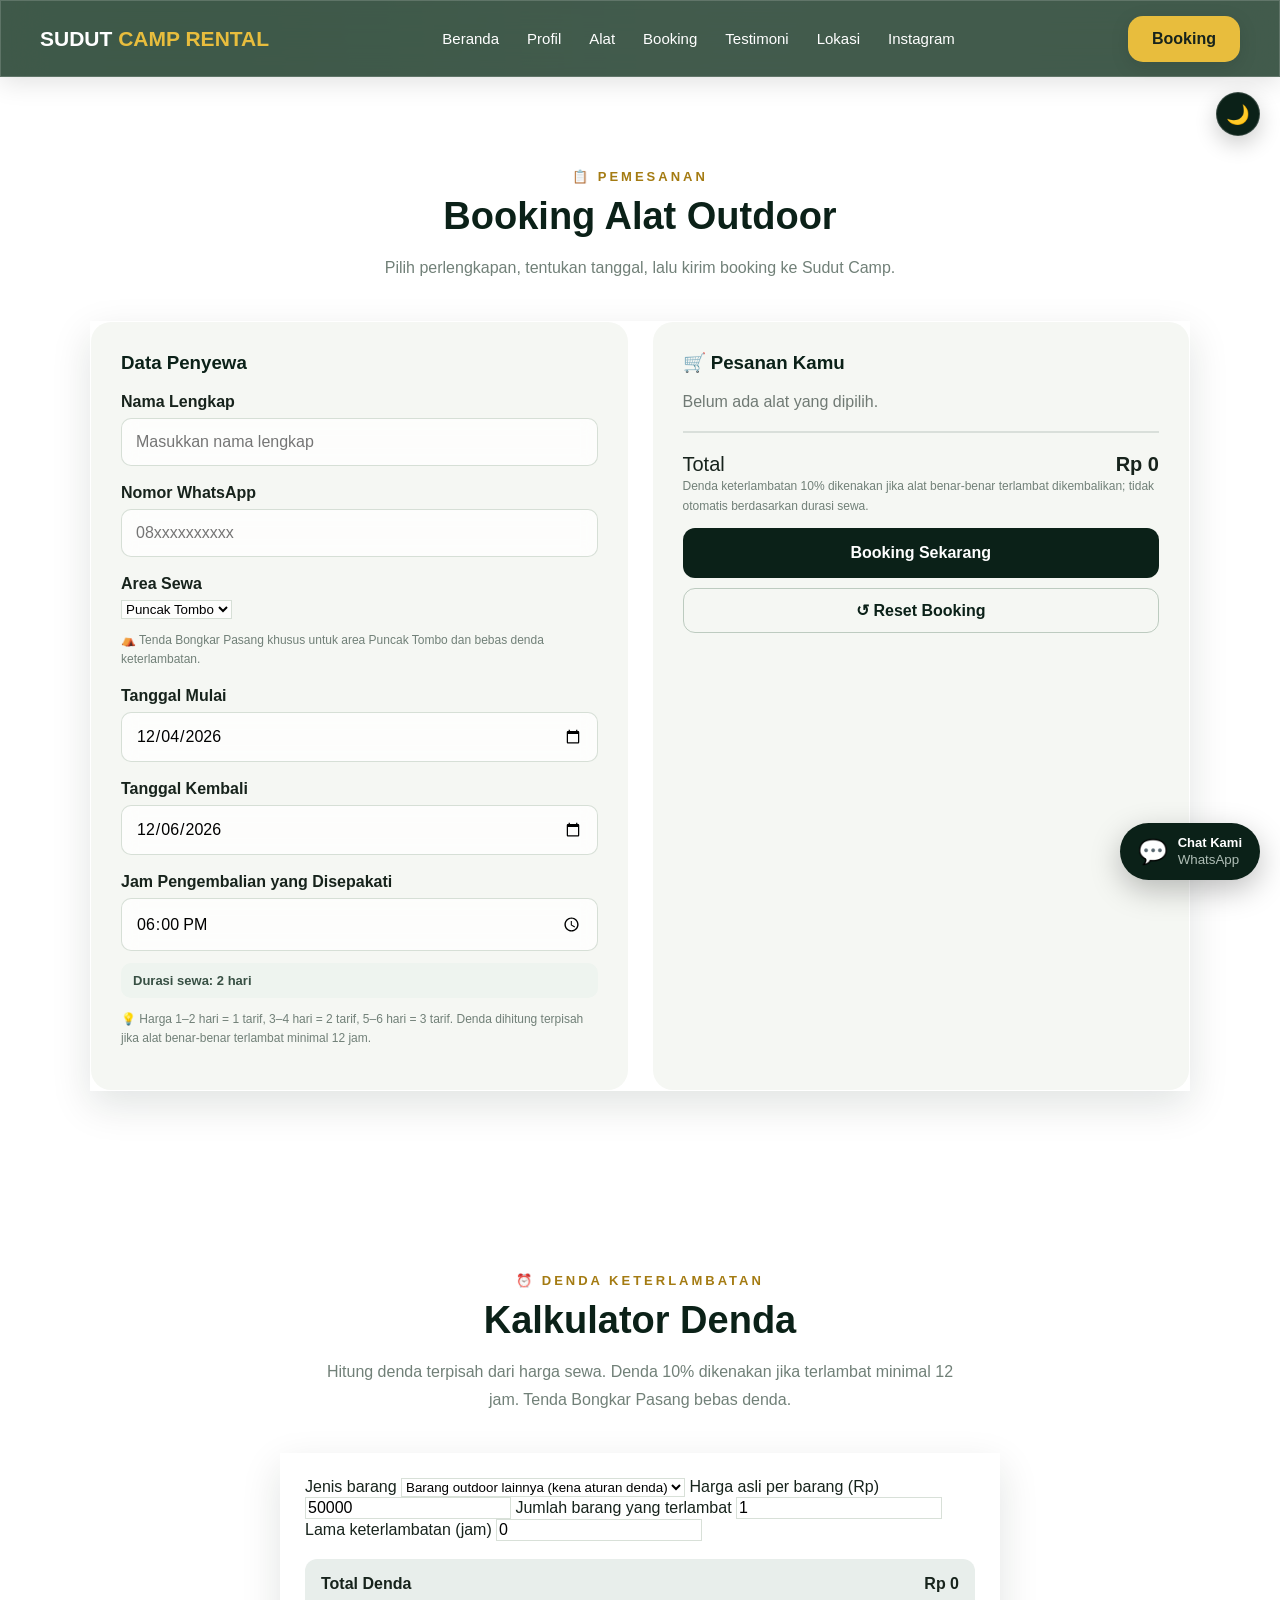
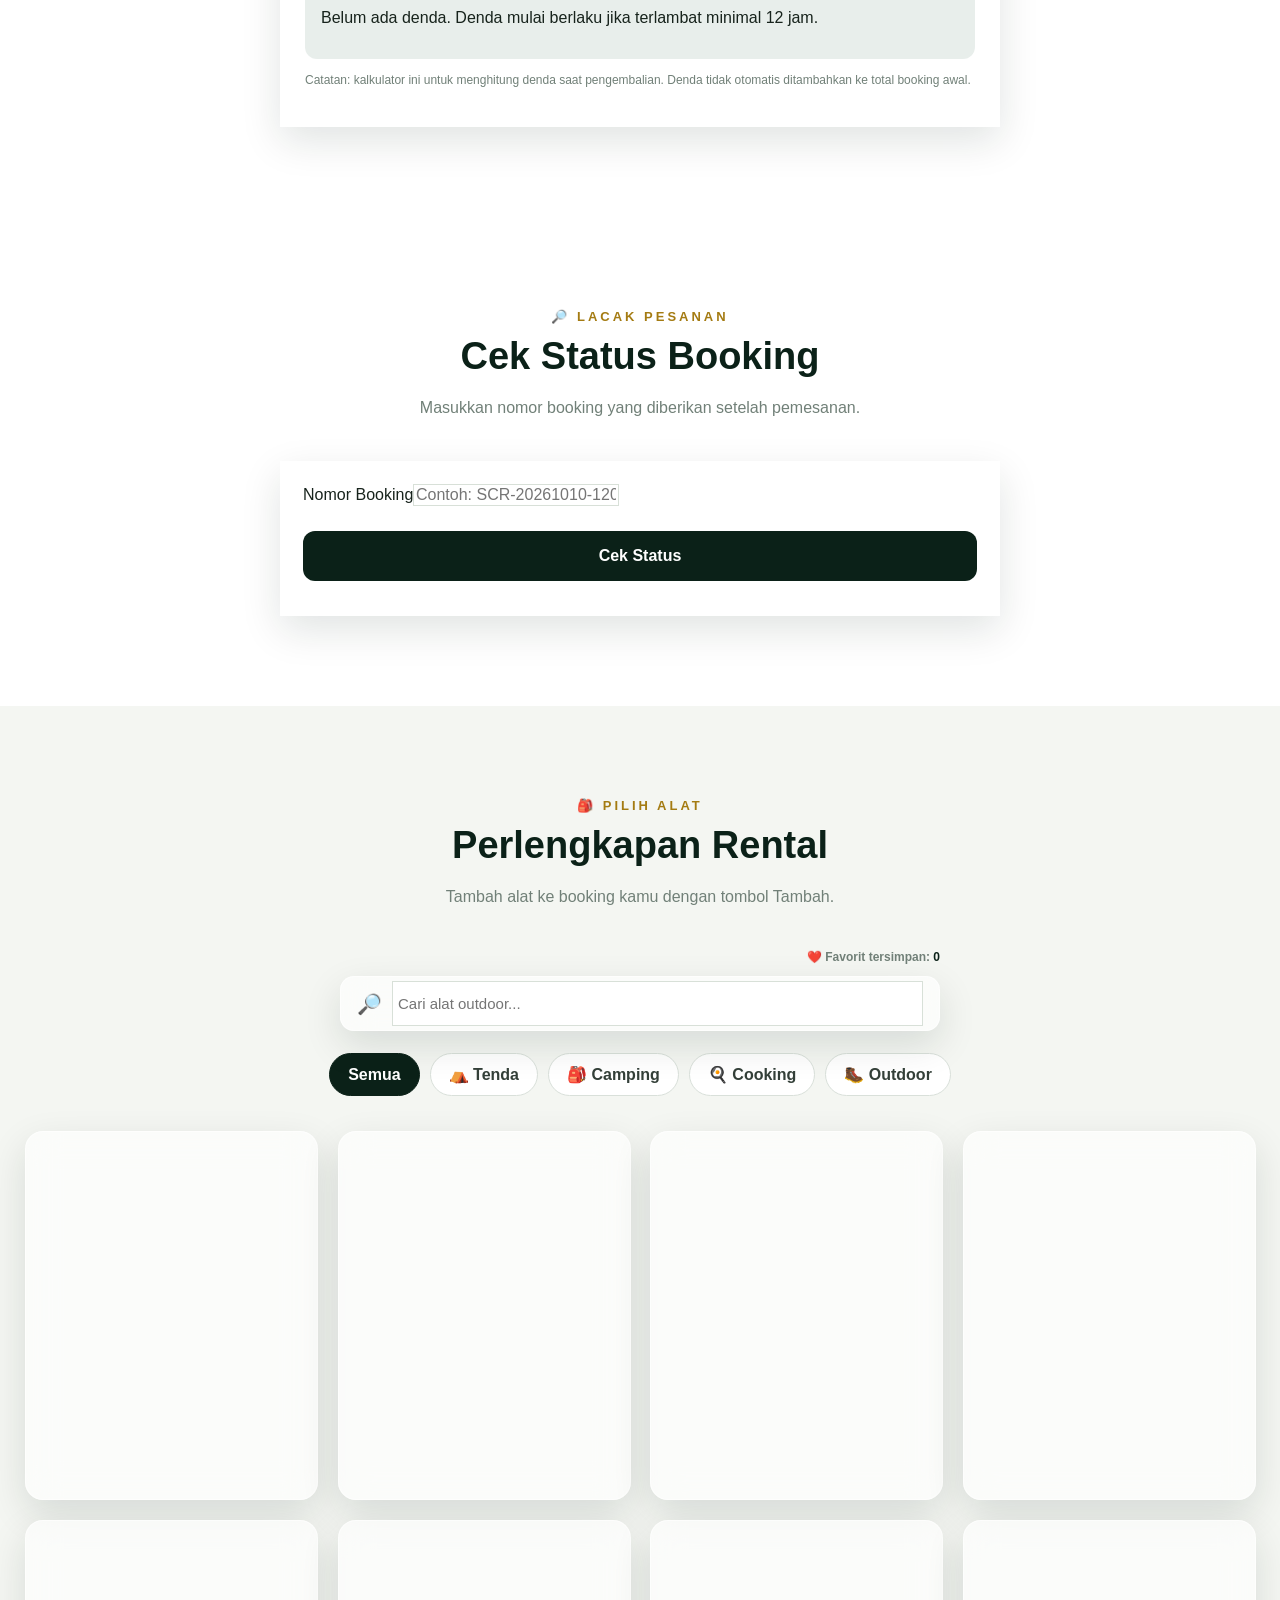
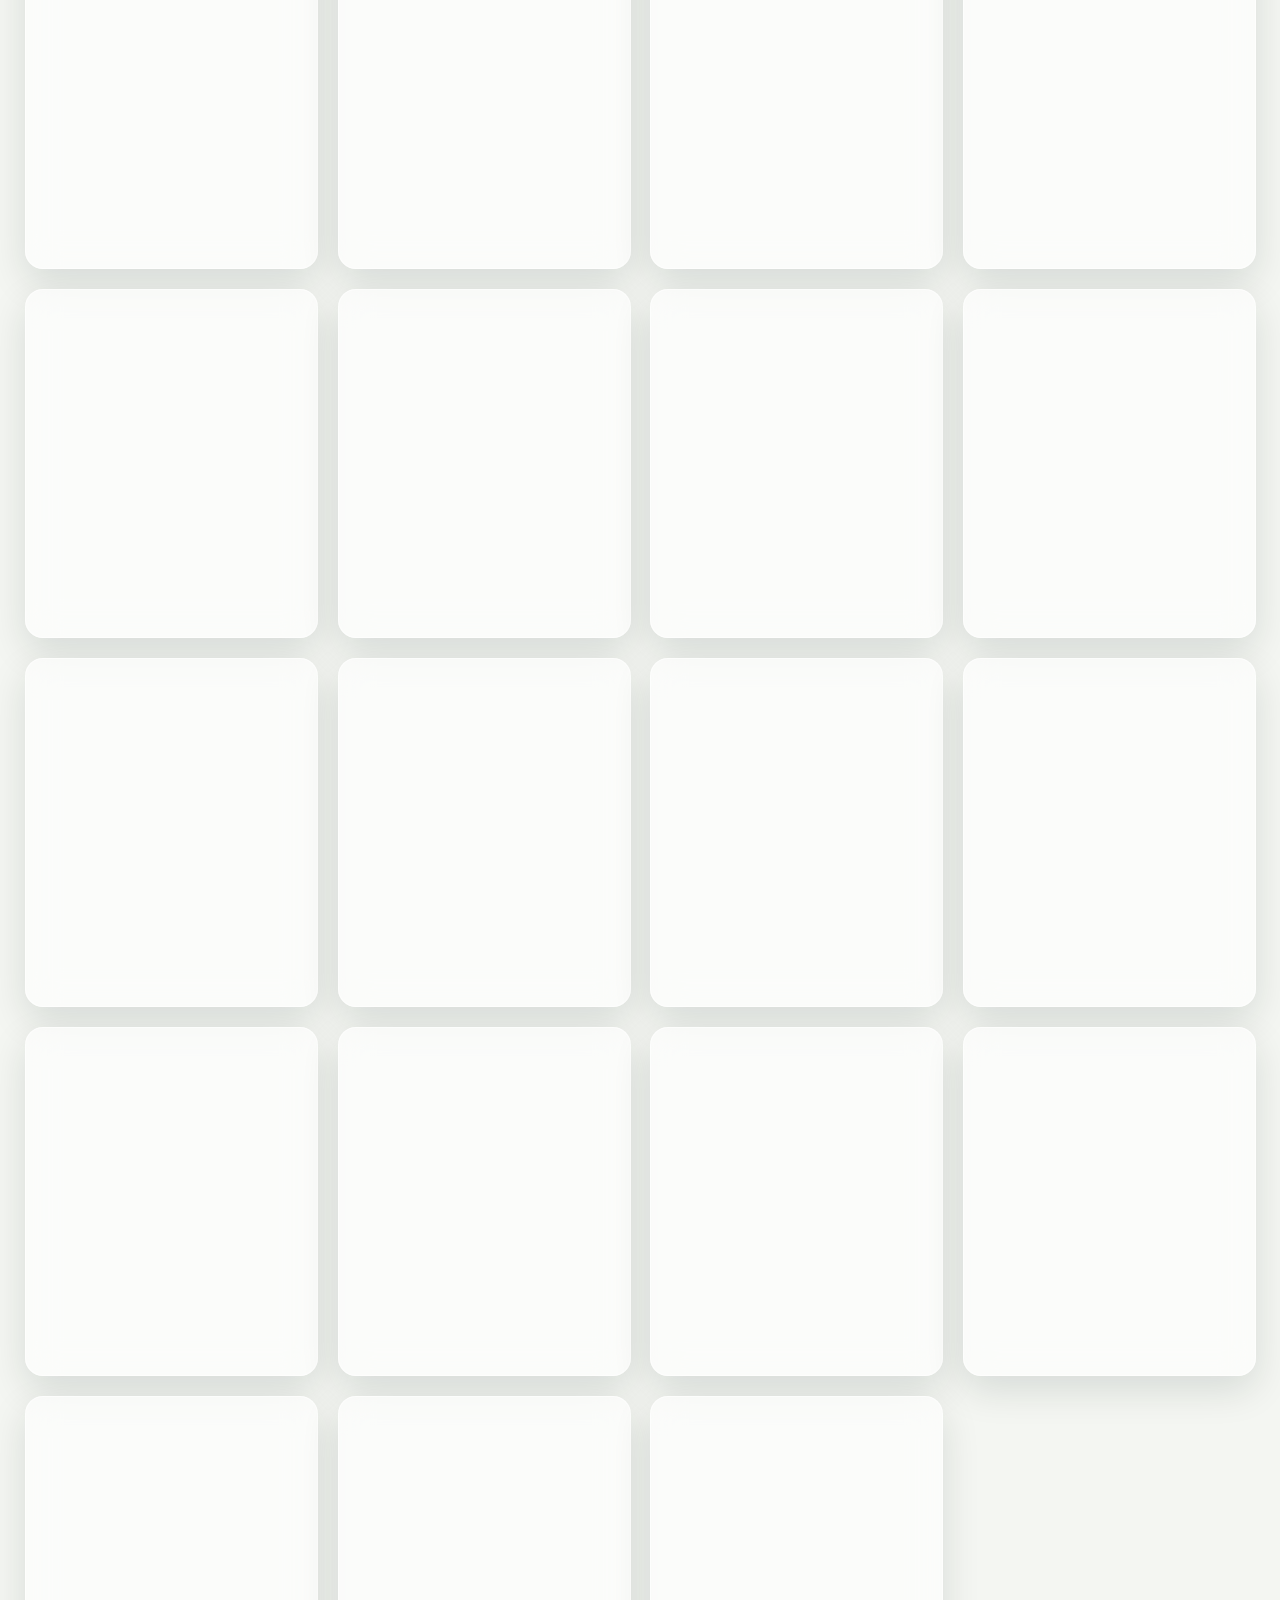
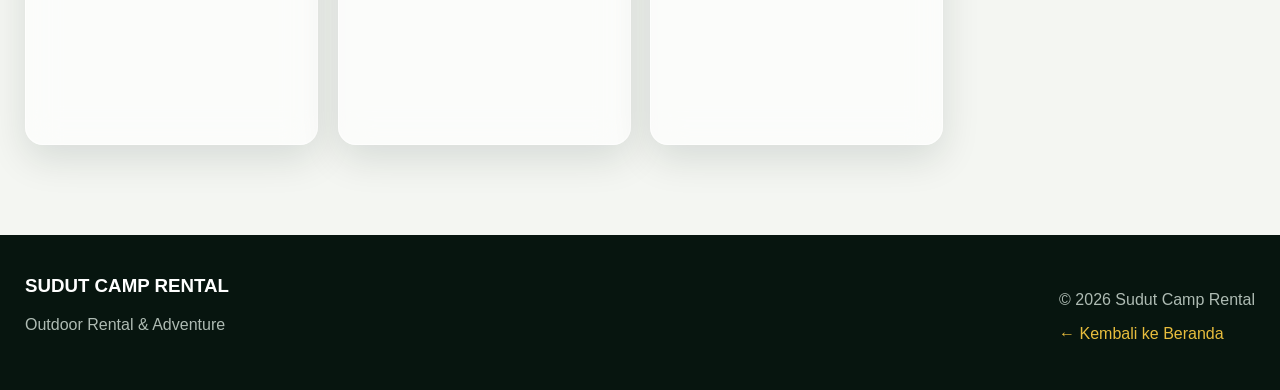
<file: booking.html>
<!DOCTYPE html>
<html lang="id">
<head>
<meta charset="UTF-8">
<meta name="viewport" content="width=device-width, initial-scale=1.0">
<title>Booking | Sudut Camp Rental</title>
<link rel="stylesheet" href="style.css">
</head>
<body>
<header class="header">
  <div class="nav-container">
    <a href="index.html" class="logo">SUDUT <span>CAMP RENTAL</span></a>
    <button class="menu-toggle" id="menuToggle" aria-label="Buka menu">☰</button>
    <nav class="nav-menu" id="navMenu">
      <a href="index.html">Beranda</a>
      <a href="profil.html">Profil</a>
      <a href="index.html#alat">Alat</a>
      <a href="booking.html" class="active">Booking</a>
      <a href="testimoni.html">Testimoni</a>
      <a href="lokasi.html">Lokasi</a>
      <a href="https://www.instagram.com/" target="_blank" rel="noopener">Instagram</a>
    </nav>
    <a href="booking.html" class="nav-booking">Booking</a>
  </div>
</header>

<main>
<section class="booking-section standalone-booking">
  <div class="section-title">
    <span>📋 PEMESANAN</span>
    <h2>Booking Alat Outdoor</h2>
    <p>Pilih perlengkapan, tentukan tanggal, lalu kirim booking ke Sudut Camp.</p>
  </div>

  <div class="booking-box">
    <div class="booking-form">
      <h3>Data Penyewa</h3>
      <label for="nama">Nama Lengkap</label>
      <input id="nama" type="text" autocomplete="name" placeholder="Masukkan nama lengkap">
      <label for="wa">Nomor WhatsApp</label>
      <input id="wa" type="tel" autocomplete="tel" placeholder="08xxxxxxxxxx">
      <label for="areaSewa">Area Sewa</label>
      <select id="areaSewa">
        <option value="Puncak Tombo">Puncak Tombo</option>
        <option value="Area lainnya">Area lainnya</option>
      </select>
      <p class="booking-note">⛺ Tenda Bongkar Pasang khusus untuk area Puncak Tombo dan bebas denda keterlambatan.</p>
      <label for="mulai">Tanggal Mulai</label>
      <input id="mulai" type="date">
      <label for="kembali">Tanggal Kembali</label>
      <input id="kembali" type="date">
      <label for="waktuKembali">Jam Pengembalian yang Disepakati</label>
      <input id="waktuKembali" type="time" value="18:00">
      <div id="durationInfo" class="duration-info">Durasi sewa: 1 hari (tarif 1–2 hari sama)</div>
      <p class="booking-note">💡 Harga 1–2 hari = 1 tarif, 3–4 hari = 2 tarif, 5–6 hari = 3 tarif. Denda dihitung terpisah jika alat benar-benar terlambat minimal 12 jam.</p>
    </div>

    <div class="booking-cart">
      <h3>🛒 Pesanan Kamu</h3>
      <div id="cart"><p class="empty-cart">Belum ada alat yang dipilih.</p></div>
      <div class="cart-total"><span>Total</span><strong id="total">Rp0</strong></div>
      <div class="booking-actions"><button id="bookingButton" type="button" onclick="booking()" class="booking-submit">Booking Sekarang</button><button id="resetBookingButton" type="button" class="booking-reset" onclick="resetBookingForm()">↺ Reset Booking</button></div>
      <div id="result" class="booking-result" style="display:none;">
        <h3>✅ Booking Berhasil</h3>
        <p>Nomor Booking: <strong id="resultNo"></strong></p>
        <p>Nama: <strong id="resultNama"></strong></p>
        <p>Tanggal: <strong id="resultTanggal"></strong></p>
        <p>Alat: <strong id="resultItems"></strong></p>
        <p>Total: <strong id="resultTotal"></strong></p>
        <a id="waButton" class="wa-button" target="_blank" rel="noopener">💬 Konfirmasi WhatsApp</a>
      </div>
    </div>
  </div>
</section>

<section class="booking-section" id="kalkulatorDenda">
  <div class="section-title">
    <span>⏰ DENDA KETERLAMBATAN</span>
    <h2>Kalkulator Denda</h2>
    <p>Hitung denda terpisah dari harga sewa. Denda 10% dikenakan jika terlambat minimal 12 jam. Tenda Bongkar Pasang bebas denda.</p>
  </div>
  <div class="booking-box" style="max-width:720px;margin:0 auto;padding:24px;display:block">
    <label for="dendaJenis">Jenis barang</label>
    <select id="dendaJenis"><option value="normal">Barang outdoor lainnya (kena aturan denda)</option><option value="bongkar">Tenda Bongkar Pasang (bebas denda)</option></select>
    <label for="dendaHarga">Harga asli per barang (Rp)</label>
    <input id="dendaHarga" type="number" min="0" step="1000" value="50000" placeholder="Contoh: 50000">
    <label for="dendaJumlah">Jumlah barang yang terlambat</label>
    <input id="dendaJumlah" type="number" min="1" step="1" value="1">
    <label for="dendaJam">Lama keterlambatan (jam)</label>
    <input id="dendaJam" type="number" min="0" step="1" value="0" placeholder="Masukkan jumlah jam terlambat">
    <div style="margin-top:18px;padding:16px;border-radius:12px;background:rgba(35,90,57,.10)">
      <div style="display:flex;justify-content:space-between;gap:12px;align-items:center;flex-wrap:wrap"><strong>Total Denda</strong><strong id="dendaHasil">Rp0</strong></div>
      <p id="dendaKeterangan" aria-live="polite">Belum ada denda. Denda mulai berlaku jika terlambat minimal 12 jam.</p>
    </div>
    <p class="booking-note">Catatan: kalkulator ini untuk menghitung denda saat pengembalian. Denda tidak otomatis ditambahkan ke total booking awal.</p>
  </div>
</section>

<section class="booking-section" id="lacakBooking"><div class="section-title"><span>🔎 LACAK PESANAN</span><h2>Cek Status Booking</h2><p>Masukkan nomor booking yang diberikan setelah pemesanan.</p></div><div class="booking-box" style="max-width:720px;margin:auto;padding:22px;display:block"><label for="trackNo">Nomor Booking</label><input id="trackNo" placeholder="Contoh: SCR-20261010-120000"><button class="booking-submit" id="trackBtn" type="button">Cek Status</button><div id="trackResult" class="booking-note" aria-live="polite"></div></div></section>
<section class="products-section booking-product-picker">
  <div class="section-title">
    <span>🎒 PILIH ALAT</span>
    <h2>Perlengkapan Rental</h2>
    <p>Tambah alat ke booking kamu dengan tombol Tambah.</p>
  </div>
  <div class="product-tools">
    <div class="quick-actions">❤️ Favorit tersimpan: <strong id="favoriteCount">0</strong></div>
    <div class="search-box"><span>🔎</span><input type="search" id="searchProduct" placeholder="Cari alat outdoor..."></div>
    <div class="category-buttons">
      <button class="category-btn active" data-category="Semua">Semua</button>
      <button class="category-btn" data-category="Tenda">⛺ Tenda</button>
      <button class="category-btn" data-category="Camping">🎒 Camping</button>
      <button class="category-btn" data-category="Cooking">🍳 Cooking</button>
      <button class="category-btn" data-category="Outdoor">🥾 Outdoor</button>
    </div>
  </div>
  <div class="products" id="products"></div>
  <p id="noProduct" class="no-product" style="display:none;">😕 Alat tidak ditemukan.</p>
</section>
</main>

<footer class="footer">
  <div><h3>SUDUT CAMP RENTAL</h3><p>Outdoor Rental & Adventure</p></div>
  <div><p>© 2026 Sudut Camp Rental</p><a href="index.html">← Kembali ke Beranda</a></div>
</footer>
<div id="toast" class="toast"></div>
<script src="script.js"></script><script>
const TRACK_API="https://script.google.com/macros/s/AKfycbyIh0SwW8aZ7j05qrumzUdI6GtEnIl1wuHV96LXbLIpAOqAgWzJBr__Q7eXkvxJ-fGz7A/exec";
document.getElementById('trackBtn')?.addEventListener('click',async()=>{const no=document.getElementById('trackNo').value.trim(),out=document.getElementById('trackResult');if(!no){out.textContent='Masukkan nomor booking.';return}out.textContent='Memeriksa status...';try{const r=await fetch(TRACK_API,{method:'POST',headers:{'Content-Type':'text/plain;charset=utf-8'},body:JSON.stringify({action:'trackBooking',no})});const d=await r.json();if(!d.success)throw Error(d.error||'Booking tidak ditemukan');const b=d.booking;out.textContent=`${b.no} · ${b.nama} · ${b.status} · ${b.mulai} sampai ${b.kembali} · ${b.area} · Total ${new Intl.NumberFormat('id-ID',{style:'currency',currency:'IDR',maximumFractionDigits:0}).format(b.total)}`}catch(e){out.textContent=e.message}});
</script>
</body>
</html>
</file>
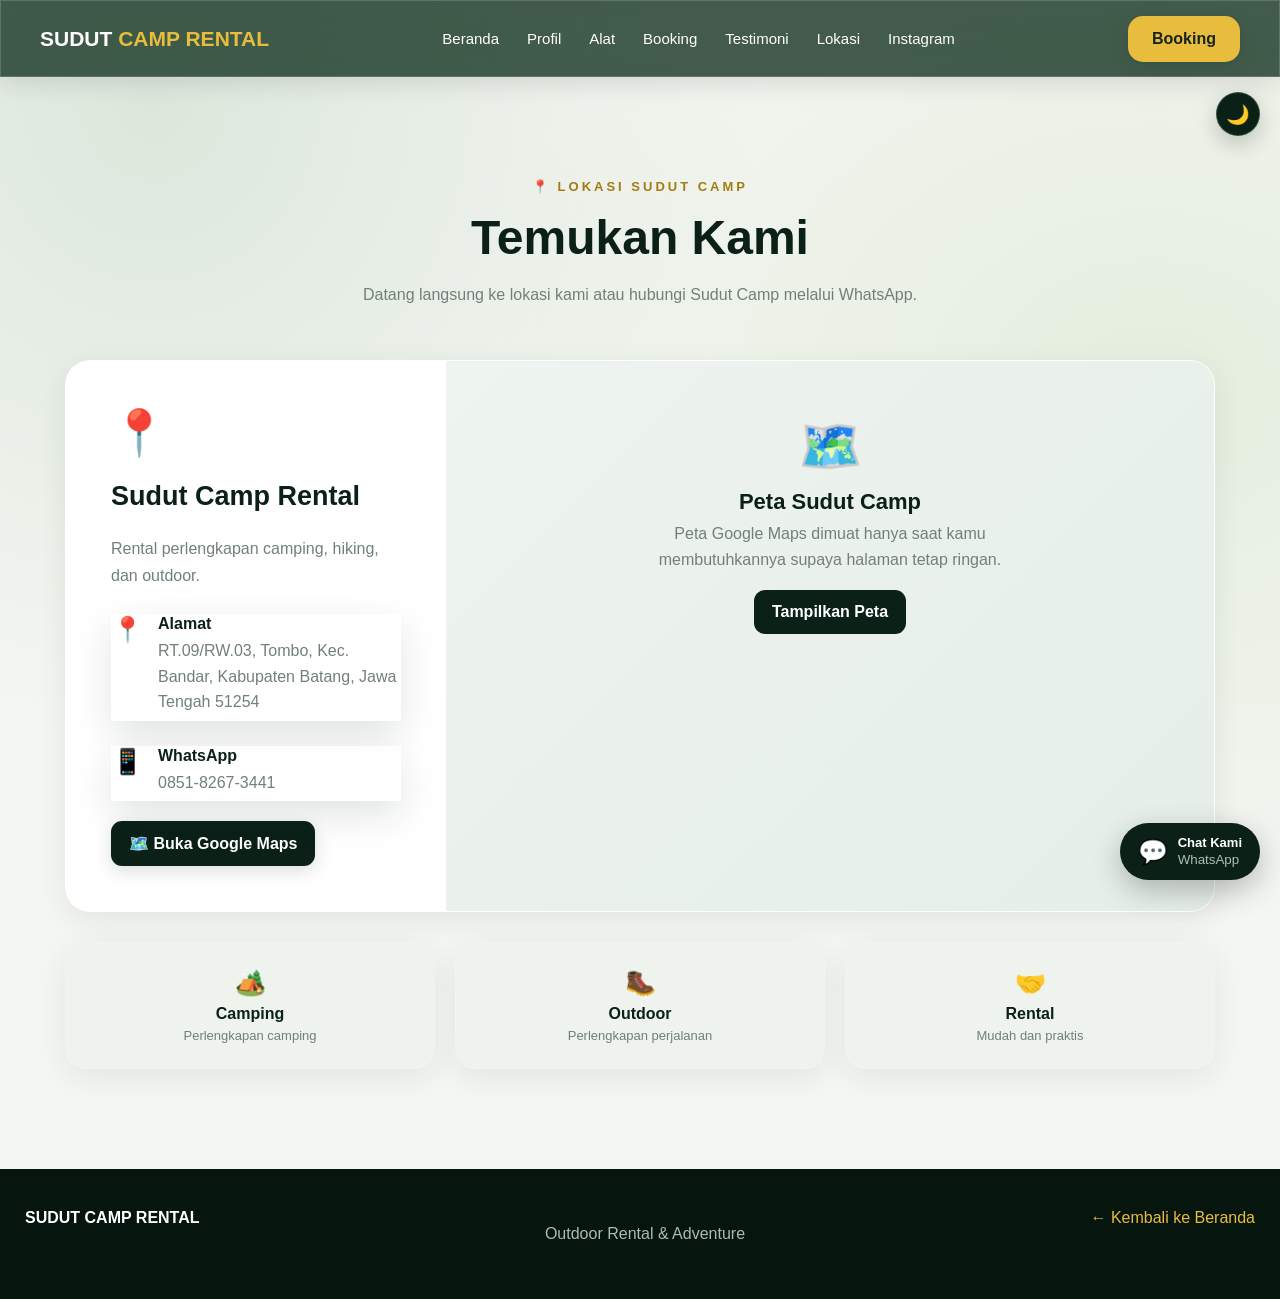
<file: lokasi.html>
<!DOCTYPE html>
<html lang="id">
<head>
<meta charset="UTF-8">
<meta name="viewport" content="width=device-width, initial-scale=1.0">
<title>Lokasi | Sudut Camp Rental</title>
<link rel="stylesheet" href="style.css">
</head>
<body>
<header class="header">
  <div class="nav-container">
    <a href="index.html" class="logo">SUDUT <span>CAMP RENTAL</span></a>
    <button class="menu-toggle" id="menuToggle" aria-label="Buka menu">☰</button>
    <nav class="nav-menu" id="navMenu">
      <a href="index.html">Beranda</a>
      <a href="profil.html">Profil</a>
      <a href="index.html#alat">Alat</a>
      <a href="booking.html">Booking</a>
      <a href="testimoni.html">Testimoni</a>
      <a href="lokasi.html" class="active">Lokasi</a>
      <a href="https://www.instagram.com/" target="_blank" rel="noopener">Instagram</a>
    </nav>
    <a href="booking.html" class="nav-booking">Booking</a>
  </div>
</header>

<main class="lokasi-page">
  <div class="lokasi-page-header">
    <span>📍 LOKASI SUDUT CAMP</span>
    <h1>Temukan Kami</h1>
    <p>Datang langsung ke lokasi kami atau hubungi Sudut Camp melalui WhatsApp.</p>
  </div>

  <div class="lokasi-page-box">
    <div class="lokasi-detail">
      <div class="lokasi-big-icon">📍</div>
      <h2>Sudut Camp Rental</h2>
      <p>Rental perlengkapan camping, hiking, dan outdoor.</p>
      <div class="lokasi-item">
        <span>📍</span>
        <div><strong>Alamat</strong><p>RT.09/RW.03, Tombo, Kec. Bandar, Kabupaten Batang, Jawa Tengah 51254</p></div>
      </div>
      <div class="lokasi-item">
        <span>📱</span>
        <div><strong>WhatsApp</strong><p>0851-8267-3441</p></div>
      </div>
      <a href="https://www.google.com/maps/search/?api=1&query=RT.09%2FRW.03%2C%20Tombo%2C%20Kec.%20Bandar%2C%20Kabupaten%20Batang%2C%20Jawa%20Tengah%2051254" target="_blank" rel="noopener" class="lokasi-button">🗺️ Buka Google Maps</a>
    </div>

    <div class="map-light">
      <div class="map-placeholder" id="mapContainer">
        <div class="map-icon">🗺️</div>
        <strong>Peta Sudut Camp</strong>
        <p>Peta Google Maps dimuat hanya saat kamu membutuhkannya supaya halaman tetap ringan.</p>
        <button id="loadMapBtn" type="button">Tampilkan Peta</button>
      </div>
    </div>
  </div>

  <div class="lokasi-info-bottom">
    <div>🏕️<strong>Camping</strong><small>Perlengkapan camping</small></div>
    <div>🥾<strong>Outdoor</strong><small>Perlengkapan perjalanan</small></div>
    <div>🤝<strong>Rental</strong><small>Mudah dan praktis</small></div>
  </div>
</main>

<footer class="footer">
  <strong>SUDUT CAMP RENTAL</strong>
  <p>Outdoor Rental & Adventure</p>
  <a href="index.html">← Kembali ke Beranda</a>
</footer>
<div id="toast" class="toast"></div>
<script src="script.js"></script>
</body>
</html>
</file>
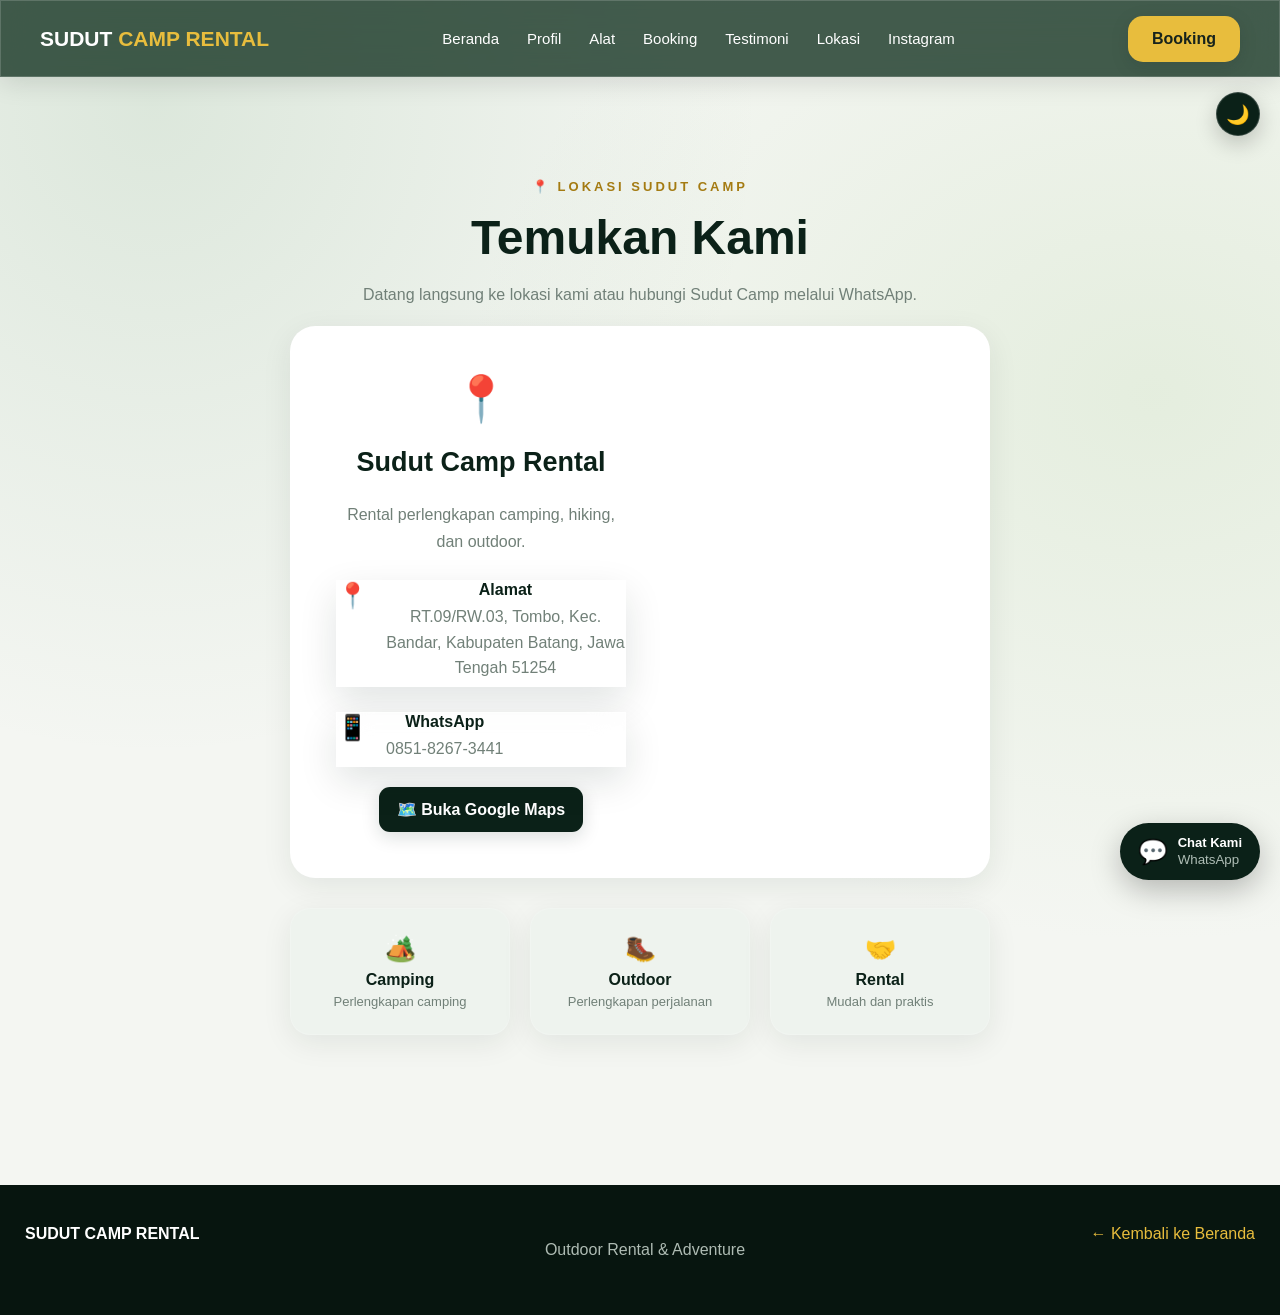
<file: Lokasi.html>
<!DOCTYPE html>
<html lang="id">
<head>

<meta charset="UTF-8">

<meta
  name="viewport"
  content="width=device-width, initial-scale=1.0">

<title>Lokasi | Sudut Camp Rental</title>

<link rel="stylesheet" href="style.css">

</head>


<body>


<header class="header">

  <div class="nav-container">

    <a href="index.html" class="logo">
      SUDUT <span>CAMP RENTAL</span>
    </a>

    <button
      class="menu-toggle"
      id="menuToggle"
      aria-label="Buka menu">
      ☰
    </button>

    <nav class="nav-menu" id="navMenu">

      <a href="index.html">
        Beranda
      </a>

      <a href="profil.html">
        Profil
      </a>

      <a href="index.html#alat">
        Alat
      </a>

      <a href="booking.html">
        Booking
      </a>

      <a href="testimoni.html">
        Testimoni
      </a>

      <a href="lokasi.html" class="active">
        Lokasi
      </a>

      <a
        href="https://www.instagram.com/"
        target="_blank">
        Instagram
      </a>

    </nav>

    <a
      href="booking.html"
      class="nav-booking">
      Booking
    </a>

  </div>

</header>


<main class="lokasi-page">


  <div class="lokasi-page-header">

    <span>
      📍 LOKASI SUDUT CAMP
    </span>

    <h1>
      Temukan Kami
    </h1>

    <p>
      Datang langsung ke lokasi kami atau
      hubungi Sudut Camp melalui WhatsApp.
    </p>
<div class="lokasi-page-box">

  <!-- INFORMASI LOKASI -->
  <div class="lokasi-detail">
    <div class="lokasi-big-icon">📍</div>

    <h2>Sudut Camp Rental</h2>
    <p>Rental perlengkapan camping, hiking, dan outdoor.</p>

    <div class="lokasi-item">
      <span>📍</span>
      <div>
        <strong>Alamat</strong>
        <p>
          RT.09/RW.03, Tombo, Kec. Bandar,
          Kabupaten Batang, Jawa Tengah 51254
        </p>
      </div>
    </div>

    <div class="lokasi-item">
      <span>📱</span>
      <div>
        <strong>WhatsApp</strong>
        <p>0851-8267-3441</p>
      </div>
    </div>

    <a
      href="https://www.google.com/maps/search/?api=1&query=RT.09%2FRW.03%2C%20Tombo%2C%20Kec.%20Bandar%2C%20Kabupaten%20Batang%2C%20Jawa%20Tengah%2051254"
      target="_blank"
      class="lokasi-button">
      🗺️ Buka Google Maps
    </a>
  </div>

  <!-- GOOGLE MAPS -->
  <div class="lokasi-map-large">
    <iframe
      src="https://www.google.com/maps?q=RT.09%2FRW.03%2C%20Tombo%2C%20Kec.%20Bandar%2C%20Kabupaten%20Batang%2C%20Jawa%20Tengah%2051254&output=embed"
      loading="lazy"
      allowfullscreen
      referrerpolicy="no-referrer-when-downgrade">
    </iframe>
  </div>

</div>

  <div class="lokasi-info-bottom">

    <div>
      🏕️
      <strong>
        Camping
      </strong>
      <small>
        Perlengkapan camping
      </small>
    </div>

    <div>
      🥾
      <strong>
        Outdoor
      </strong>
      <small>
        Perlengkapan perjalanan
      </small>
    </div>

    <div>
      🤝
      <strong>
        Rental
      </strong>
      <small>
        Mudah dan praktis
      </small>
    </div>

  </div>


</main>


<footer class="footer">

  <strong>
    SUDUT CAMP RENTAL
  </strong>

  <p>
    Outdoor Rental & Adventure
  </p>

  <a href="index.html">
    ← Kembali ke Beranda
  </a>

</footer>


<script src="script.js"></script>

</body>
</html>
</file>
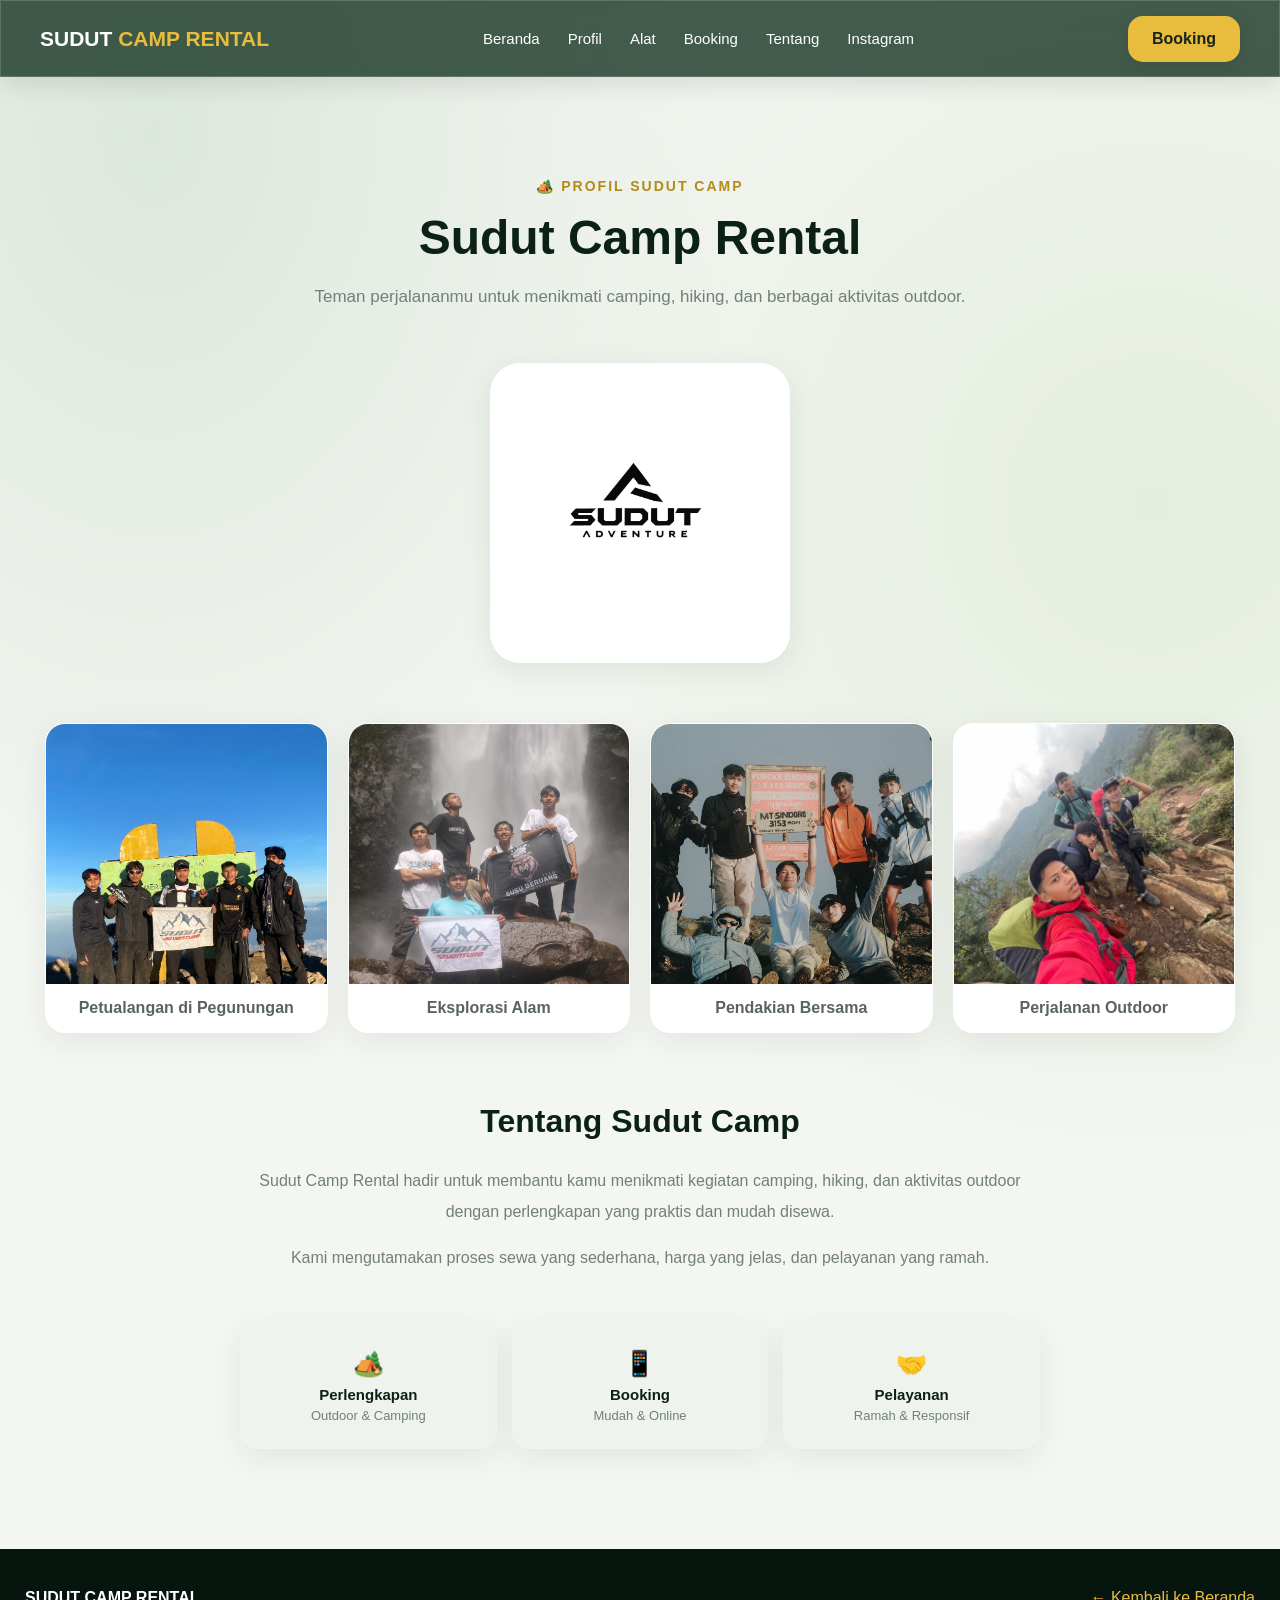
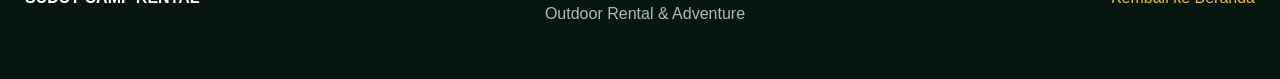
<file: Profil.html>
<!DOCTYPE html>
<html lang="id">

<head>

  <meta charset="UTF-8">

  <meta
    name="viewport"
    content="width=device-width, initial-scale=1.0"
  >

  <title>Profil | Sudut Camp Rental</title>

  <link
    rel="stylesheet"
    href="style.css"
  >

</head>


<body>

<!-- ================= HEADER ================= -->

<header class="header">

  <div class="nav-container">

    <a href="index.html" class="logo">
      SUDUT <span>CAMP RENTAL</span>
    </a>


    <nav class="nav-menu">

      <a href="index.html">
        Beranda
      </a>

      <a href="profil.html" class="active">
        Profil
      </a>

      <a href="index.html#alat">
        Alat
      </a>

      <a href="index.html#booking">
        Booking
      </a>

      <a href="index.html#tentang">
        Tentang
      </a>

      <a
        href="https://www.instagram.com/"
        target="_blank"
      >
        Instagram
      </a>

    </nav>


    <a
      href="index.html#booking"
      class="nav-booking"
    >
      Booking
    </a>

  </div>

</header>


<!-- ================= PROFIL ================= -->

<main class="profil-page">

  <div class="profil-header">

    <span>
      🏕️ PROFIL SUDUT CAMP
    </span>

    <h1>
      Sudut Camp Rental
    </h1>

    <p>
      Teman perjalananmu untuk menikmati
      camping, hiking, dan berbagai
      aktivitas outdoor.
    </p>

  </div>


  <!-- LOGO -->

  <div class="profil-logo">

    <img
      src="Logo baru.png"
      alt="Logo Sudut Adventure"
    >

  </div>


  <!-- FOTO -->

  <div class="profil-gallery">

    <div class="profil-photo">

      <img
        src="profil-foto-1.jpg"
        alt="Petualangan di pegunungan"
      >

      <div>
        Petualangan di Pegunungan
      </div>

    </div>


    <div class="profil-photo">

      <img
        src="profil-foto-2.jpg"
        alt="Eksplorasi alam"
      >

      <div>
        Eksplorasi Alam
      </div>

    </div>


    <div class="profil-photo">

      <img
        src="profil-foto-3.jpg"
        alt="Pendakian bersama"
      >

      <div>
        Pendakian Bersama
      </div>

    </div>


    <div class="profil-photo">

      <img
        src="profil-foto-4.jpg"
        alt="Perjalanan outdoor"
      >

      <div>
        Perjalanan Outdoor
      </div>

    </div>

  </div>


  <!-- TENTANG -->

  <section class="profil-description">

    <h2>
      Tentang Sudut Camp
    </h2>

    <p>
      Sudut Camp Rental hadir untuk membantu
      kamu menikmati kegiatan camping, hiking,
      dan aktivitas outdoor dengan perlengkapan
      yang praktis dan mudah disewa.
    </p>

    <p>
      Kami mengutamakan proses sewa yang
      sederhana, harga yang jelas, dan pelayanan
      yang ramah.
    </p>

  </section>


  <!-- KEUNGGULAN -->

  <section class="profil-features">

    <div>
      🏕️
      <strong>
        Perlengkapan
      </strong>
      <small>
        Outdoor & Camping
      </small>
    </div>


    <div>
      📱
      <strong>
        Booking
      </strong>
      <small>
        Mudah & Online
      </small>
    </div>


    <div>
      🤝
      <strong>
        Pelayanan
      </strong>
      <small>
        Ramah & Responsif
      </small>
    </div>

  </section>

</main>


<!-- ================= FOOTER ================= -->

<footer class="footer">

  <strong>
    SUDUT CAMP RENTAL
  </strong>

  <p>
    Outdoor Rental & Adventure
  </p>

  <a href="index.html">
    ← Kembali ke Beranda
  </a>

</footer>


</body>

</html>
</file>
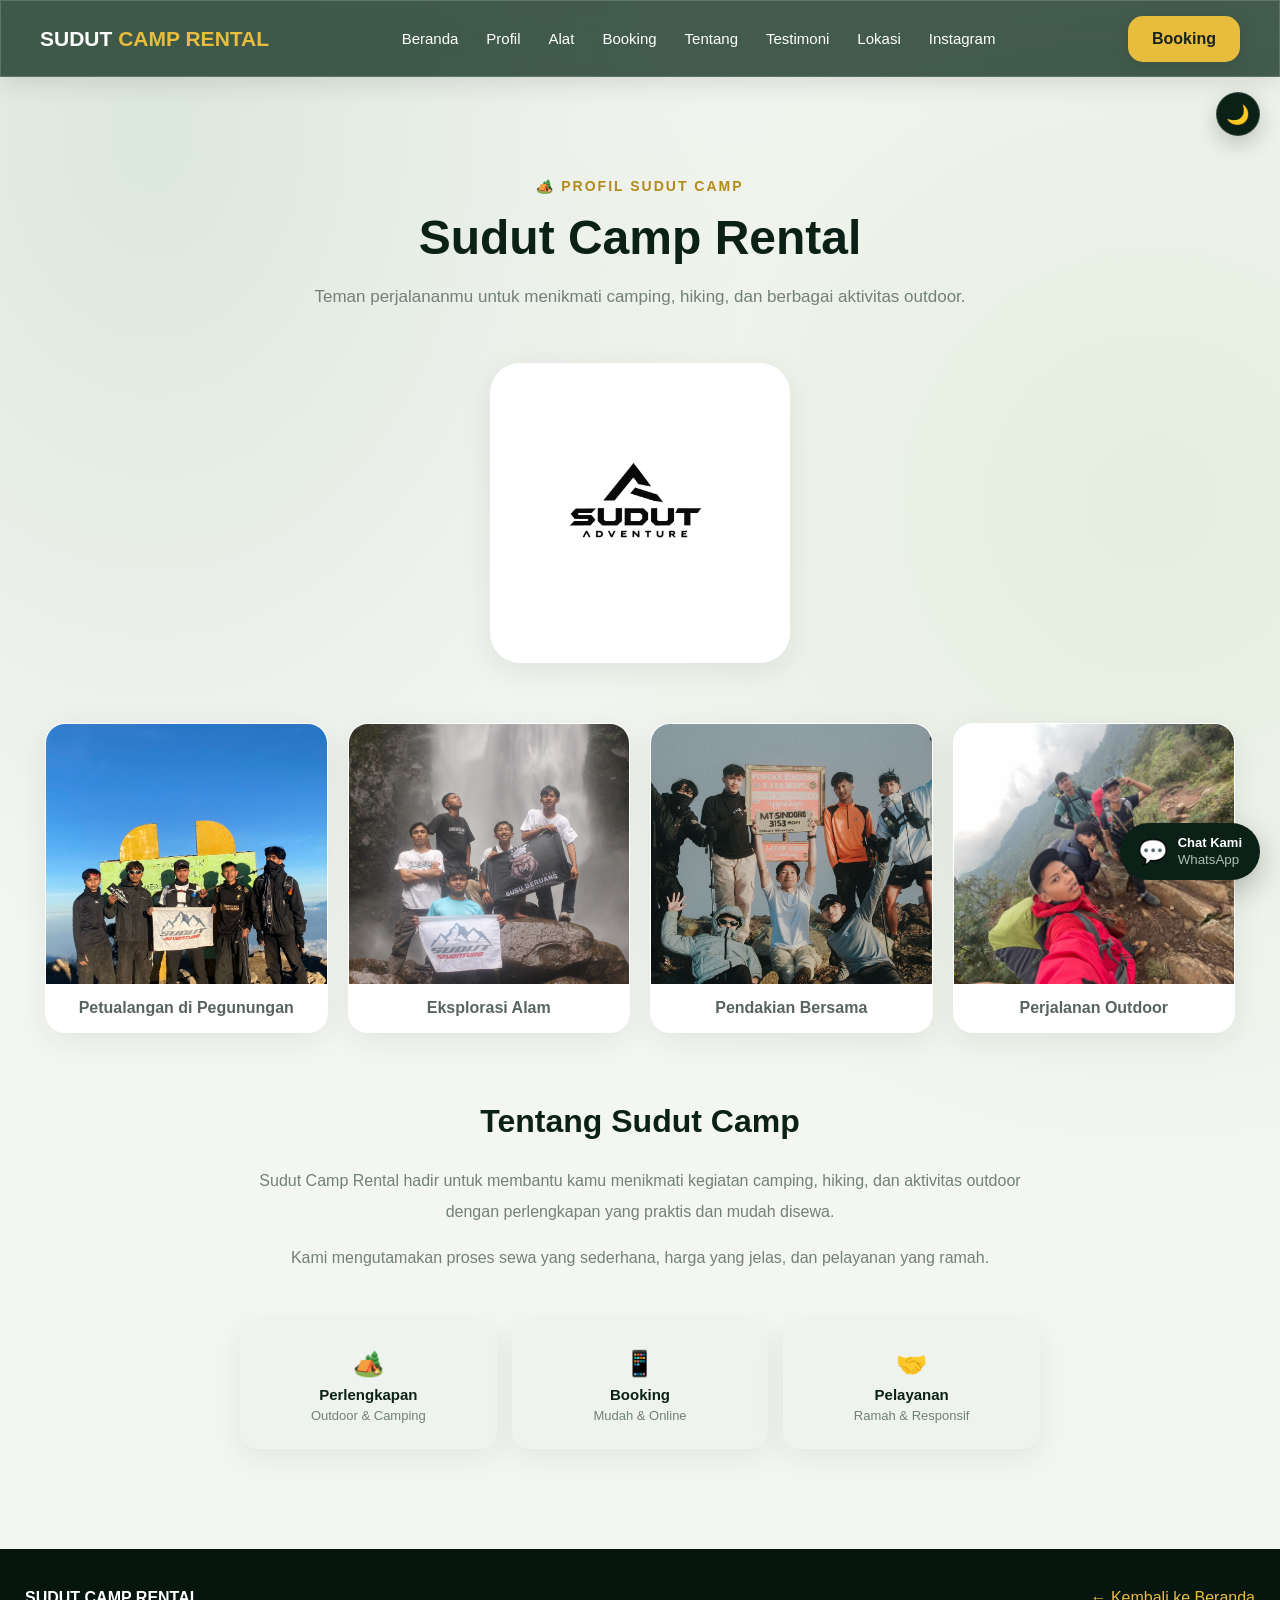
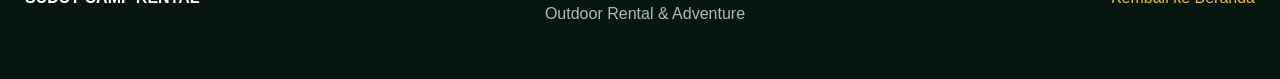
<file: profil.html>
<!DOCTYPE html>
<html lang="id">

<head>

  <meta charset="UTF-8">

  <meta
    name="viewport"
    content="width=device-width, initial-scale=1.0"
  >

  <title>Profil | Sudut Camp Rental</title>

  <link
    rel="stylesheet"
    href="style.css"
  >

</head>


<body>

<!-- ================= HEADER ================= -->

<header class="header">

  <div class="nav-container">

    <a href="index.html" class="logo">
      SUDUT <span>CAMP RENTAL</span>
    </a>


    <button class="menu-toggle" id="menuToggle" aria-label="Buka menu">☰</button>

    <nav class="nav-menu" id="navMenu">

      <a href="index.html">
        Beranda
      </a>

      <a href="profil.html" class="active">
        Profil
      </a>

      <a href="index.html#alat">
        Alat
      </a>

      <a href="booking.html">
        Booking
      </a>

      <a href="index.html#tentang">
        Tentang
      </a>

      <a href="testimoni.html">
        Testimoni
      </a>

      <a href="lokasi.html">
        Lokasi
      </a>

      <a
        href="https://www.instagram.com/"
        target="_blank"
      >
        Instagram
      </a>

    </nav>


    <a
      href="booking.html"
      class="nav-booking"
    >
      Booking
    </a>

  </div>

</header>


<!-- ================= PROFIL ================= -->

<main class="profil-page">

  <div class="profil-header">

    <span>
      🏕️ PROFIL SUDUT CAMP
    </span>

    <h1>
      Sudut Camp Rental
    </h1>

    <p>
      Teman perjalananmu untuk menikmati
      camping, hiking, dan berbagai
      aktivitas outdoor.
    </p>

  </div>


  <!-- LOGO -->

  <div class="profil-logo">

    <img
      loading="lazy"
      decoding="async"
      src="Logo baru.png"
      alt="Logo Sudut Adventure"
    >

  </div>


  <!-- FOTO -->

  <div class="profil-gallery">

    <div class="profil-photo">

      <img
        src="profil-foto-1.jpg"
        alt="Petualangan di pegunungan"
      >

      <div>
        Petualangan di Pegunungan
      </div>

    </div>


    <div class="profil-photo">

      <img
        src="profil-foto-2.jpg"
        alt="Eksplorasi alam"
      >

      <div>
        Eksplorasi Alam
      </div>

    </div>


    <div class="profil-photo">

      <img
        src="profil-foto-3.jpg"
        alt="Pendakian bersama"
      >

      <div>
        Pendakian Bersama
      </div>

    </div>


    <div class="profil-photo">

      <img
        src="profil-foto-4.jpg"
        alt="Perjalanan outdoor"
      >

      <div>
        Perjalanan Outdoor
      </div>

    </div>

  </div>


  <!-- TENTANG -->

  <section class="profil-description">

    <h2>
      Tentang Sudut Camp
    </h2>

    <p>
      Sudut Camp Rental hadir untuk membantu
      kamu menikmati kegiatan camping, hiking,
      dan aktivitas outdoor dengan perlengkapan
      yang praktis dan mudah disewa.
    </p>

    <p>
      Kami mengutamakan proses sewa yang
      sederhana, harga yang jelas, dan pelayanan
      yang ramah.
    </p>

  </section>


  <!-- KEUNGGULAN -->

  <section class="profil-features">

    <div>
      🏕️
      <strong>
        Perlengkapan
      </strong>
      <small>
        Outdoor & Camping
      </small>
    </div>


    <div>
      📱
      <strong>
        Booking
      </strong>
      <small>
        Mudah & Online
      </small>
    </div>


    <div>
      🤝
      <strong>
        Pelayanan
      </strong>
      <small>
        Ramah & Responsif
      </small>
    </div>

  </section>

</main>


<!-- ================= FOOTER ================= -->

<footer class="footer">

  <strong>
    SUDUT CAMP RENTAL
  </strong>

  <p>
    Outdoor Rental & Adventure
  </p>

  <a href="index.html">
    ← Kembali ke Beranda
  </a>

</footer>

<div id="toast" class="toast"></div>
<script src="script.js"></script>
</body>

</html>
</file>
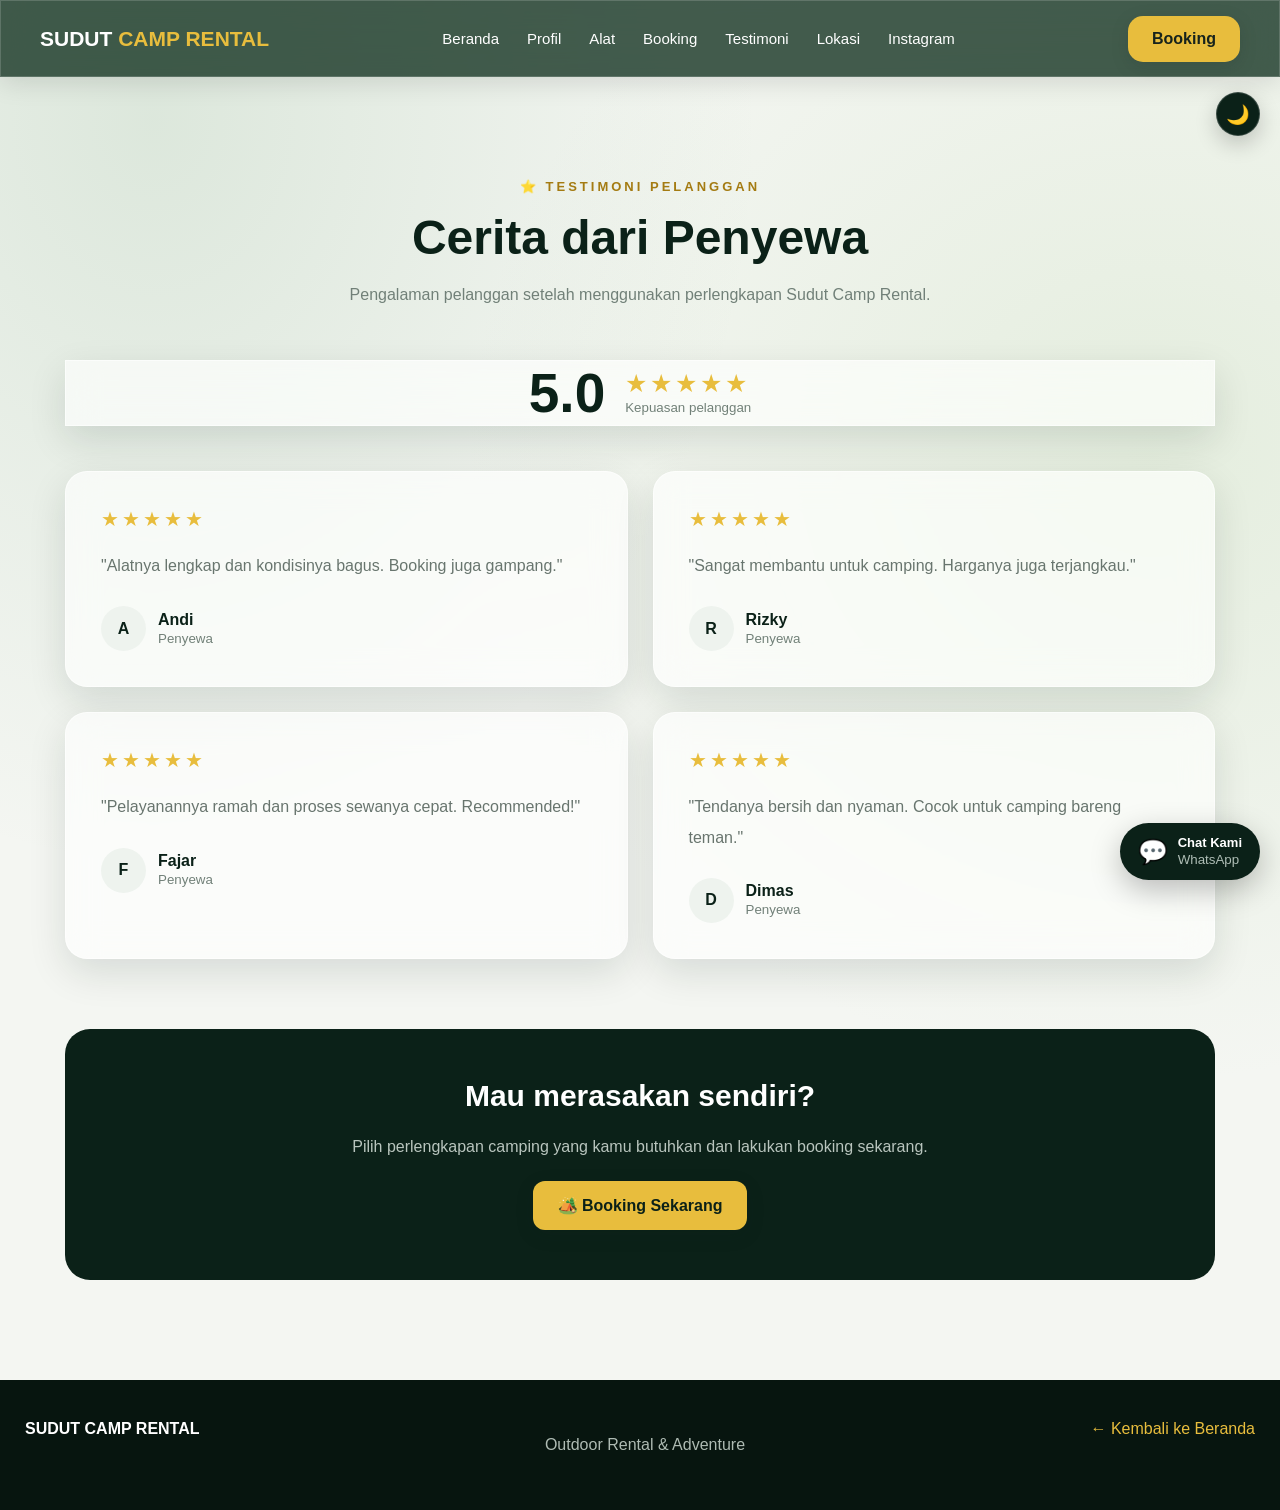
<file: testimoni.html>
<!doctype html>
<html lang="id">
  <head>
    <meta charset="UTF-8" />
    <meta name="viewport" content="width=device-width, initial-scale=1.0" />

    <title>Testimoni | Sudut Camp Rental</title>

    <link rel="stylesheet" href="style.css" />
  </head>

  <body>
    <header class="header">
      <div class="nav-container">
        <a href="index.html" class="logo"> SUDUT <span>CAMP RENTAL</span> </a>

        <button class="menu-toggle" id="menuToggle" aria-label="Buka menu">
          ☰
        </button>

        <nav class="nav-menu" id="navMenu">
          <a href="index.html"> Beranda </a>

          <a href="profil.html"> Profil </a>

          <a href="index.html#alat"> Alat </a>

          <a href="booking.html"> Booking </a>

          <a href="testimoni.html" class="active"> Testimoni </a>

          <a href="lokasi.html"> Lokasi </a>

          <a href="https://www.instagram.com/" target="_blank" rel="noopener">
            Instagram
          </a>
        </nav>

        <a href="booking.html" class="nav-booking"> Booking </a>
      </div>
    </header>

    <main class="testimoni-page">
      <div class="testimoni-page-header">
        <span>⭐ TESTIMONI PELANGGAN</span>

        <h1>Cerita dari Penyewa</h1>

        <p>
          Pengalaman pelanggan setelah menggunakan perlengkapan Sudut Camp
          Rental.
        </p>
      </div>

      <div class="rating-box">
        <div class="rating-number">5.0</div>

        <div>
          <div class="rating-stars">★★★★★</div>

          <small> Kepuasan pelanggan </small>
        </div>
      </div>

      <div class="testimoni-page-grid">
        <div class="testimoni-page-card">
          <div class="stars">★★★★★</div>

          <p>"Alatnya lengkap dan kondisinya bagus. Booking juga gampang."</p>

          <div class="customer">
            <div class="customer-icon">A</div>

            <div>
              <strong>Andi</strong>
              <small>Penyewa</small>
            </div>
          </div>
        </div>

        <div class="testimoni-page-card">
          <div class="stars">★★★★★</div>

          <p>"Sangat membantu untuk camping. Harganya juga terjangkau."</p>

          <div class="customer">
            <div class="customer-icon">R</div>

            <div>
              <strong>Rizky</strong>
              <small>Penyewa</small>
            </div>
          </div>
        </div>

        <div class="testimoni-page-card">
          <div class="stars">★★★★★</div>

          <p>"Pelayanannya ramah dan proses sewanya cepat. Recommended!"</p>

          <div class="customer">
            <div class="customer-icon">F</div>

            <div>
              <strong>Fajar</strong>
              <small>Penyewa</small>
            </div>
          </div>
        </div>

        <div class="testimoni-page-card">
          <div class="stars">★★★★★</div>

          <p>"Tendanya bersih dan nyaman. Cocok untuk camping bareng teman."</p>

          <div class="customer">
            <div class="customer-icon">D</div>

            <div>
              <strong>Dimas</strong>
              <small>Penyewa</small>
            </div>
          </div>
        </div>
      </div>

      <div class="testimoni-cta">
        <h2>Mau merasakan sendiri?</h2>

        <p>
          Pilih perlengkapan camping yang kamu butuhkan dan lakukan booking
          sekarang.
        </p>

        <a href="booking.html" class="hero-btn primary">
          🏕️ Booking Sekarang
        </a>
      </div>
    </main>

    <footer class="footer">
      <strong> SUDUT CAMP RENTAL </strong>

      <p>Outdoor Rental & Adventure</p>

      <a href="index.html"> ← Kembali ke Beranda </a>
    </footer>

    <script src="script.js"></script>
  </body>
</html>
</file>
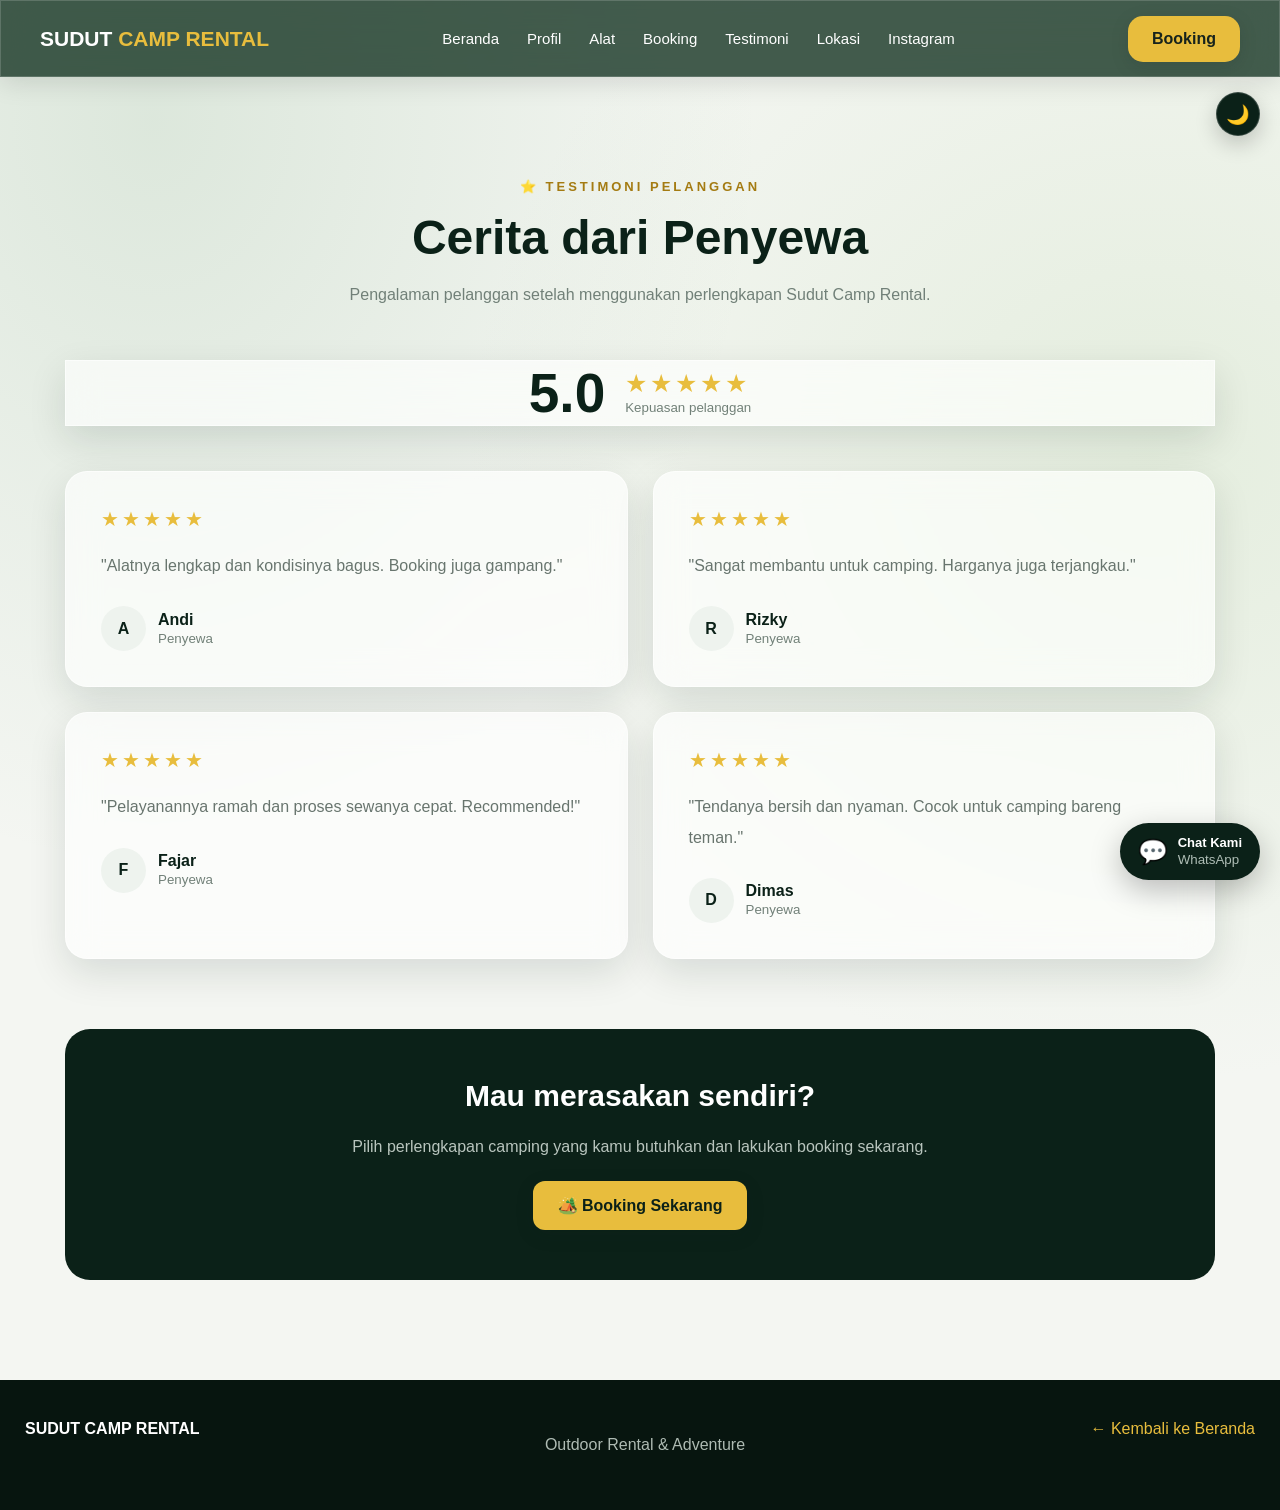
<file: Testimoni.html>
<!DOCTYPE html>
<html lang="id">
<head>
<meta charset="UTF-8">
<meta name="viewport" content="width=device-width, initial-scale=1.0">

<title>Testimoni | Sudut Camp Rental</title>

<link rel="stylesheet" href="style.css">
</head>

<body>

<header class="header">

  <div class="nav-container">

    <a href="index.html" class="logo">
      SUDUT <span>CAMP RENTAL</span>
    </a>

    <button
      class="menu-toggle"
      id="menuToggle"
      aria-label="Buka menu">
      ☰
    </button>

    <nav class="nav-menu" id="navMenu">

      <a href="index.html">
        Beranda
      </a>

      <a href="profil.html">
        Profil
      </a>

      <a href="index.html#alat">
        Alat
      </a>

      <a href="booking.html">
        Booking
      </a>

      <a href="testimoni.html" class="active">
        Testimoni
      </a>

      <a href="lokasi.html">
        Lokasi
      </a>

      <a
        href="https://www.instagram.com/"
        target="_blank">
        Instagram
      </a>

    </nav>

    <a
      href="booking.html"
      class="nav-booking">
      Booking
    </a>

  </div>

</header>


<main class="testimoni-page">

  <div class="testimoni-page-header">

    <span>⭐ TESTIMONI PELANGGAN</span>

    <h1>
      Cerita dari Penyewa
    </h1>

    <p>
      Pengalaman pelanggan setelah menggunakan
      perlengkapan Sudut Camp Rental.
    </p>

  </div>


  <div class="rating-box">

    <div class="rating-number">
      5.0
    </div>

    <div>

      <div class="rating-stars">
        ★★★★★
      </div>

      <small>
        Kepuasan pelanggan
      </small>

    </div>

  </div>


  <div class="testimoni-page-grid">


    <div class="testimoni-page-card">

      <div class="stars">
        ★★★★★
      </div>

      <p>
        "Alatnya lengkap dan kondisinya bagus.
        Booking juga gampang."
      </p>

      <div class="customer">
        <div class="customer-icon">
          A
        </div>

        <div>
          <strong>Andi</strong>
          <small>Penyewa</small>
        </div>
      </div>

    </div>


    <div class="testimoni-page-card">

      <div class="stars">
        ★★★★★
      </div>

      <p>
        "Sangat membantu untuk camping.
        Harganya juga terjangkau."
      </p>

      <div class="customer">

        <div class="customer-icon">
          R
        </div>

        <div>
          <strong>Rizky</strong>
          <small>Penyewa</small>
        </div>

      </div>

    </div>


    <div class="testimoni-page-card">

      <div class="stars">
        ★★★★★
      </div>

      <p>
        "Pelayanannya ramah dan proses sewanya
        cepat. Recommended!"
      </p>

      <div class="customer">

        <div class="customer-icon">
          F
        </div>

        <div>
          <strong>Fajar</strong>
          <small>Penyewa</small>
        </div>

      </div>

    </div>


    <div class="testimoni-page-card">

      <div class="stars">
        ★★★★★
      </div>

      <p>
        "Tendanya bersih dan nyaman.
        Cocok untuk camping bareng teman."
      </p>

      <div class="customer">

        <div class="customer-icon">
          D
        </div>

        <div>
          <strong>Dimas</strong>
          <small>Penyewa</small>
        </div>

      </div>

    </div>


  </div>


  <div class="testimoni-cta">

    <h2>
      Mau merasakan sendiri?
    </h2>

    <p>
      Pilih perlengkapan camping yang kamu butuhkan
      dan lakukan booking sekarang.
    </p>

    <a
      href="booking.html"
      class="hero-btn primary">
      🏕️ Booking Sekarang
    </a>

  </div>

</main>


<footer class="footer">

  <strong>
    SUDUT CAMP RENTAL
  </strong>

  <p>
    Outdoor Rental & Adventure
  </p>

  <a href="index.html">
    ← Kembali ke Beranda
  </a>

</footer>


<script src="script.js"></script>

</body>
</html>
</file>
<file: style.css>
/* ===============================
   RESET
================================ */

* {
  box-sizing: border-box;
}

html {
  scroll-behavior: smooth;
}

body {
  margin: 0;
  font-family: Arial, Helvetica, sans-serif;
  background: #f4f6f2;
  color: #17231c;
}

a {
  text-decoration: none;
}

button,
input {
  font: inherit;
}


/* ===============================
   WARNA
================================ */

:root {

  --green: #0b2118;
  --green2: #123d2b;
  --green3: #1c5a3e;

  --gold: #e8bd3d;

  --cream: #f4f1e8;

  --white: #ffffff;

  --text: #17231c;

  --muted: #707a74;

  --border: #e2e7e2;

}


/* ===============================
   HEADER
================================ */

.header {

  position: sticky;

  top: 0;

  z-index: 1000;

  background: rgba(11, 33, 24, .97);

  backdrop-filter: blur(10px);

  box-shadow:
    0 5px 25px rgba(0,0,0,.12);

}

.nav-container {

  max-width: 1250px;

  margin: auto;

  min-height: 75px;

  padding: 0 25px;

  display: flex;

  align-items: center;

  justify-content: space-between;

  gap: 20px;

}


.logo {

  font-size: 21px;

  font-weight: 800;

  color: white;

}

.logo span {

  color: var(--gold);

}


.nav-menu {

  display: flex;

  align-items: center;

  gap: 28px;

}

.nav-menu a {

  color: white;

  font-size: 15px;

  transition: .3s;

}

.nav-menu a:hover {

  color: var(--gold);

}


.nav-booking {

  background: var(--gold);

  color: #17231c;

  padding: 14px 24px;

  border-radius: 15px;

  font-weight: 700;

  transition: .3s;

}

.nav-booking:hover {

  transform: translateY(-2px);

  box-shadow:
    0 8px 20px rgba(232,189,61,.3);

}


/* ===============================
   HERO
================================ */

.hero {

  min-height: 620px;

  position: relative;

  display: flex;

  align-items: center;

  background:

    linear-gradient(
      90deg,
      rgba(7,27,18,.92),
      rgba(7,27,18,.60),
      rgba(7,27,18,.20)
    ),

    url("profil-foto-1.jpg");

  background-size: cover;

  background-position: center;

}


.hero-content {

  max-width: 1250px;

  width: 100%;

  margin: auto;

  padding: 80px 25px;

  color: white;

  position: relative;

  z-index: 2;

}


.hero-badge {

  display: inline-block;

  padding: 10px 16px;

  background: rgba(232,189,61,.15);

  border: 1px solid rgba(232,189,61,.5);

  color: var(--gold);

  border-radius: 30px;

  font-size: 13px;

  font-weight: 700;

}


.hero h1 {

  max-width: 750px;

  font-size: clamp(42px, 6vw, 72px);

  line-height: 1.05;

  margin: 25px 0;

}


.hero h1 span {

  color: var(--gold);

}


.hero p {

  max-width: 620px;

  color: #e4e8e5;

  font-size: 18px;

  line-height: 1.8;

}


.hero-buttons {

  display: flex;

  gap: 15px;

  margin-top: 30px;

}


.btn-primary {

  display: inline-block;

  background: var(--gold);

  color: #16221b;

  padding: 15px 25px;

  border-radius: 12px;

  font-weight: 700;

  transition: .3s;

}

.btn-primary:hover {

  transform: translateY(-3px);

}


.btn-secondary {

  display: inline-block;

  color: white;

  border: 1px solid rgba(255,255,255,.6);

  padding: 15px 25px;

  border-radius: 12px;

}


/* ===============================
   SECTION TITLE
================================ */

.section-title {

  max-width: 800px;

  margin: 0 auto 45px;

  text-align: center;

}

.section-title span {

  color: #bd8f16;

  font-size: 13px;

  font-weight: 800;

  letter-spacing: 2px;

}

.section-title h2 {

  margin: 10px 0;

  color: var(--green);

  font-size: 42px;

}

.section-title p {

  color: var(--muted);

  line-height: 1.8;

}


/* ===============================
   PROFIL
================================ */

.profile-section {

  background: white;

  padding: 90px 25px;

}


.profile-main {

  max-width: 1150px;

  margin: auto;

  display: grid;

  grid-template-columns: 1fr 1fr;

  gap: 55px;

  align-items: center;

}


.profile-logo {

  background: #f5f7f3;

  border-radius: 25px;

  padding: 30px;

  box-shadow:
    0 15px 45px rgba(0,0,0,.08);

}


.profile-logo img {

  width: 100%;

  height: 360px;

  object-fit: contain;

}


.profile-text h3 {

  font-size: 34px;

  margin-top: 0;

  color: var(--green);

}


.profile-text p {

  color: var(--muted);

  line-height: 1.9;

}


.profile-info {

  display: grid;

  grid-template-columns: repeat(3,1fr);

  gap: 12px;

  margin-top: 30px;

}


.profile-info div {

  text-align: center;

  padding: 18px 10px;

  border-radius: 15px;

  background: #f0f4ef;

}


.profile-info strong {

  display: block;

  margin-top: 7px;

}


.profile-info small {

  display: block;

  margin-top: 5px;

  color: var(--muted);

}


/* ===============================
   GALERI PROFIL
================================ */

.profile-gallery {

  max-width: 1280px;

  margin: 60px auto 0;

  display: grid;

  grid-template-columns: repeat(4,1fr);

  gap: 18px;

}


.profile-photo {

  background: #f0f3ef;

  border-radius: 18px;

  overflow: hidden;

  box-shadow:
    0 8px 25px rgba(0,0,0,.08);

}


.profile-photo img {

  width: 100%;

  height: 250px;

  display: block;

  object-fit: cover;

  transition: .4s;

}


.profile-photo:hover img {

  transform: scale(1.05);

}


.profile-photo p {

  margin: 0;

  padding: 14px;

  text-align: center;

  color: #68726b;

}


/* ===============================
   ALAT
================================ */

.products-section {

  padding: 90px 25px;

  background: #f4f6f2;

}


.products {

  max-width: 1250px;

  margin: auto;

  display: grid;

  grid-template-columns:
    repeat(4,1fr);

  gap: 20px;

}


.product-card {

  background: white;

  border-radius: 18px;

  overflow: hidden;

  border: 1px solid var(--border);

  box-shadow:
    0 8px 25px rgba(0,0,0,.05);

  transition: .3s;

}


.product-card:hover {

  transform: translateY(-6px);

  box-shadow:
    0 15px 35px rgba(0,0,0,.10);

}


.product-card .pic {

  height: 190px;

  background: #f4f6f2;

}


.product-card img {

  width: 100%;

  height: 100%;

  object-fit: contain;

}


.product-info {

  padding: 18px;

}


.product-info h3 {

  margin: 0 0 8px;

  font-size: 17px;

}


.product-price {

  color: #b88a16;

  font-weight: 800;

  margin-bottom: 15px;

}


.product-actions {

  display: flex;

  align-items: center;

  justify-content: space-between;

  gap: 10px;

}


.qty {

  display: flex;

  align-items: center;

  gap: 8px;

}


.qty button {

  width: 34px;

  height: 34px;

  border: none;

  border-radius: 8px;

  background: var(--green);

  color: white;

}


.qty span {

  min-width: 20px;

  text-align: center;

}


.add-button {

  flex: 1;

  border: none;

  background: var(--gold);

  padding: 10px;

  border-radius: 9px;

  font-weight: 700;

  cursor: pointer;

}


/* ===============================
   BOOKING
================================ */

.booking-section {

  background: white;

  padding: 90px 25px;

}


.booking-box {

  max-width: 1100px;

  margin: auto;

  display: grid;

  grid-template-columns: 1fr 1fr;

  gap: 25px;

}


.booking-form,
.booking-cart {

  background: #f5f7f3;

  padding: 30px;

  border-radius: 20px;

}


.booking-form h3,
.booking-cart h3 {

  margin-top: 0;

  color: var(--green);

}


.booking-form label {

  display: block;

  margin: 18px 0 7px;

  font-weight: 700;

}


.booking-form input {

  width: 100%;

  padding: 14px;

  border: 1px solid #d8ded9;

  border-radius: 10px;

  background: white;

  outline: none;

}


.booking-form input:focus {

  border-color: var(--green3);

}


.empty-cart {

  color: var(--muted);

}


.cart-item {

  display: flex;

  justify-content: space-between;

  align-items: center;

  padding: 12px 0;

  border-bottom: 1px solid #dce2dd;

}


.cart-total {

  margin-top: 20px;

  padding-top: 20px;

  border-top: 2px solid #d9dfda;

  display: flex;

  justify-content: space-between;

  font-size: 20px;

}


.booking-submit {

  width: 100%;

  border: none;

  background: var(--green);

  color: white;

  padding: 16px;

  border-radius: 12px;

  margin-top: 25px;

  font-weight: 800;

  cursor: pointer;

}


.booking-submit:hover {

  background: var(--green3);

}


.booking-result {

  margin-top: 25px;

  background: #eaf5ec;

  padding: 20px;

  border-radius: 15px;

}


.booking-result p {

  color: #536158;

}


.wa-button {

  display: block;

  text-align: center;

  background: #25d366;

  color: white;

  padding: 14px;

  border-radius: 10px;

  font-weight: 700;

}


/* ===============================
   ABOUT
================================ */

.about-section {

  padding: 100px 25px;

  background:

    linear-gradient(
      rgba(11,33,24,.90),
      rgba(11,33,24,.90)
    ),

    url("profil-foto-2.jpg");

  background-size: cover;

  background-position: center;

}


.about-content {

  max-width: 800px;

  margin: auto;

  text-align: center;

  color: white;

}


.about-content span {

  color: var(--gold);

  font-weight: 800;

  letter-spacing: 2px;

}


.about-content h2 {

  font-size: 42px;

}


.about-content p {

  color: #dce3de;

  line-height: 1.8;

  margin-bottom: 30px;

}


/* ===============================
   FOOTER
================================ */

.footer {

  background: #07150f;

  color: white;

  padding: 40px 25px;

  display: flex;

  justify-content: space-between;

  gap: 30px;

}


.footer h3 {

  margin-top: 0;

}


.footer p {

  color: #aebbb3;

}


.footer a {

  color: var(--gold);

}


/* ===============================
   MOBILE
================================ */

@media(max-width:900px) {

  .nav-menu {

    display: none;

  }

  .products {

    grid-template-columns:
      repeat(2,1fr);

  }

  .profile-main {

    grid-template-columns: 1fr;

  }

  .profile-gallery {

    grid-template-columns:
      repeat(2,1fr);

  }

  .booking-box {

    grid-template-columns: 1fr;

  }

}


@media(max-width:550px) {

  .nav-container {

    min-height: 65px;

  }

  .logo {

    font-size: 16px;

  }

  .nav-booking {

    padding: 10px 14px;

    font-size: 13px;

  }


  .hero {

    min-height: 570px;

  }


  .hero-content {

    padding: 60px 20px;

  }


  .hero h1 {

    font-size: 43px;

  }


  .hero-buttons {

    flex-direction: column;

  }


  .section-title h2 {

    font-size: 32px;

  }


  .profile-section,
  .products-section,
  .booking-section {

    padding: 65px 18px;

  }


  .profile-info {

    grid-template-columns: 1fr;

  }


  .profile-gallery {

    grid-template-columns: 1fr;

  }


  .profile-photo img {

    height: 240px;

  }


  .products {

    grid-template-columns: 1fr;

  }


  .product-card .pic {

    height: 230px;

  }


  .footer {

    flex-direction: column;

  }

}
/* ===============================
   MENU HAMBURGER
================================ */

.menu-toggle {
  display: none;

  border: none;

  background: transparent;

  color: white;

  font-size: 30px;

  cursor: pointer;

  padding: 5px;
}


/* ===============================
   MOBILE MENU
================================ */

@media (max-width: 900px) {

  .nav-container {
    position: relative;
  }

  .menu-toggle {
    display: block;
  }

  .nav-menu {

    position: absolute;

    top: 75px;

    left: 0;

    right: 0;

    background: #0b2118;

    display: none;

    flex-direction: column;

    align-items: stretch;

    gap: 0;

    padding: 10px 20px 20px;

    box-shadow:
      0 15px 25px rgba(0,0,0,.2);

  }

  .nav-menu.active {
    display: flex;
  }

  .nav-menu a {

    padding: 15px;

    border-bottom:
      1px solid rgba(255,255,255,.08);

  }

  .nav-booking {
    display: none;
  }

}
/* ===============================
   SEARCH & KATEGORI PRODUK
================================ */

.product-tools {

  max-width: 1250px;

  margin: 0 auto 35px;

}


/* SEARCH */

.search-box {

  max-width: 600px;

  margin: 0 auto 22px;

  background: white;

  border: 1px solid #dfe5df;

  border-radius: 14px;

  padding: 4px 16px;

  display: flex;

  align-items: center;

  gap: 10px;

  box-shadow:
    0 5px 20px rgba(0,0,0,.05);

}


.search-box span {

  font-size: 20px;

}


.search-box input {

  width: 100%;

  border: none;

  outline: none;

  background: transparent;

  padding: 13px 5px;

  font-size: 15px;

}


/* KATEGORI */

.category-buttons {

  display: flex;

  justify-content: center;

  flex-wrap: wrap;

  gap: 10px;

}


.category-btn {

  border: 1px solid #d9e0da;

  background: white;

  color: #344039;

  padding: 11px 18px;

  border-radius: 30px;

  cursor: pointer;

  font-weight: 600;

  transition: .25s;

}


.category-btn:hover {

  border-color: #c69a22;

  color: #a37a0d;

}


.category-btn.active {

  background: #0b2118;

  color: white;

  border-color: #0b2118;

}


/* PRODUK TIDAK DITEMUKAN */

.no-product {

  text-align: center;

  padding: 40px;

  color: #707a74;

  font-size: 16px;

}


/* MOBILE */

@media(max-width:550px) {

  .product-tools {

    margin-bottom: 25px;

  }

  .category-buttons {

    justify-content: flex-start;

    overflow-x: auto;

    flex-wrap: nowrap;

    padding-bottom: 5px;

  }

  .category-btn {

    flex-shrink: 0;

  }

}
/* ===============================
   NOTIFIKASI TOAST
================================ */

.toast {
  position: fixed;

  left: 50%;

  bottom: 30px;

  transform: translate(-50%, 120px);

  background: #0b2118;

  color: white;

  padding: 14px 22px;

  border-radius: 12px;

  box-shadow:
    0 10px 30px rgba(0,0,0,.25);

  font-size: 14px;

  font-weight: 600;

  z-index: 9999;

  opacity: 0;

  transition:
    opacity .3s ease,
    transform .3s ease;

  max-width: 90%;

  text-align: center;
}


.toast.show {

  opacity: 1;

  transform:
    translate(-50%, 0);

}


@media(max-width:550px) {

  .toast {

    bottom: 20px;

    width: calc(100% - 30px);

  }

}
/* ===============================
   HALAMAN PROFIL
================================ */

.profil-page {
  max-width: 1250px;
  margin: auto;
  padding: 100px 30px;
}


.profil-header {
  text-align: center;
  max-width: 750px;
  margin: 0 auto 50px;
}


.profil-header span {
  color: #b38a1b;
  font-weight: 700;
  letter-spacing: 2px;
  font-size: 14px;
}


.profil-header h1 {
  font-size: 48px;
  margin: 15px 0;
  color: #0b2118;
}


.profil-header p {
  color: #718078;
  line-height: 1.8;
  font-size: 17px;
}


/* LOGO */

.profil-logo {
  display: flex;
  justify-content: center;
  margin-bottom: 60px;
}


.profil-logo img {
  width: 300px;
  height: 300px;
  object-fit: contain;

  background: white;

  border-radius: 30px;

  padding: 25px;

  box-shadow:
    0 15px 45px rgba(0,0,0,.12);
}


/* FOTO */

.profil-gallery {
  display: grid;

  grid-template-columns:
    repeat(4, 1fr);

  gap: 20px;
}


.profil-photo {
  background: white;

  border-radius: 20px;

  overflow: hidden;

  box-shadow:
    0 8px 25px rgba(0,0,0,.08);

  transition: .3s;
}


.profil-photo:hover {
  transform: translateY(-7px);
}


.profil-photo img {
  width: 100%;

  height: 260px;

  object-fit: cover;

  display: block;
}


.profil-photo div {
  padding: 15px;

  text-align: center;

  font-weight: 600;

  color: #59645e;
}


/* DESKRIPSI */

.profil-description {
  max-width: 800px;

  margin: 70px auto 0;

  text-align: center;
}


.profil-description h2 {
  color: #0b2118;

  font-size: 32px;
}


.profil-description p {
  color: #718078;

  line-height: 1.9;

  font-size: 16px;
}


/* KEUNGGULAN */

.profil-features {

  max-width: 800px;

  margin: 50px auto 0;

  display: grid;

  grid-template-columns:
    repeat(3, 1fr);

  gap: 15px;
}


.profil-features div {

  background: #eef3ee;

  border-radius: 18px;

  padding: 25px 15px;

  text-align: center;

  font-size: 25px;
}


.profil-features strong {

  display: block;

  margin-top: 8px;

  font-size: 15px;

  color: #0b2118;
}


.profil-features small {

  display: block;

  margin-top: 5px;

  color: #718078;

  font-size: 13px;
}


/* MOBILE */

@media(max-width:800px) {

  .profil-page {
    padding: 70px 20px;
  }


  .profil-header h1 {
    font-size: 36px;
  }


  .profil-gallery {
    grid-template-columns:
      repeat(2, 1fr);
  }


  .profil-photo img {
    height: 220px;
  }

}


@media(max-width:550px) {

  .profil-gallery {
    grid-template-columns: 1fr;
  }


  .profil-features {
    grid-template-columns: 1fr;
  }


  .profil-logo img {
    width: 230px;
    height: 230px;
  }

}
/* =====================================================
   HERO PREMIUM
===================================================== */

.hero-premium {
  min-height: 650px;
  position: relative;
  display: flex;
  align-items: center;
  justify-content: center;
  overflow: hidden;

  background:
    linear-gradient(
      rgba(5, 20, 13, .65),
      rgba(5, 20, 13, .75)
    ),
    url("profil-foto-1.jpg") center/cover no-repeat;
}

.hero-content {
  position: relative;
  z-index: 2;

  max-width: 850px;
  padding: 100px 25px;

  text-align: center;
  color: white;

  animation: heroUp .9s ease;
}

.hero-label {
  display: inline-block;

  margin-bottom: 20px;

  color: #e8bd3d;

  font-size: 14px;
  font-weight: 800;

  letter-spacing: 3px;
}

.hero-content h1 {
  margin: 0;

  font-size: clamp(45px, 8vw, 85px);
  line-height: .95;
  letter-spacing: -3px;
}

.hero-content h1 strong {
  color: #e8bd3d;
}

.hero-content p {
  max-width: 650px;

  margin: 30px auto;

  color: rgba(255,255,255,.85);

  font-size: 18px;
  line-height: 1.8;
}

.hero-buttons {
  display: flex;
  justify-content: center;
  gap: 15px;
  flex-wrap: wrap;
}

.hero-btn {
  display: inline-flex;

  align-items: center;
  justify-content: center;

  padding: 15px 25px;

  border-radius: 12px;

  text-decoration: none;

  font-weight: 700;

  transition: .3s;
}

.hero-btn.primary {
  background: #e8bd3d;
  color: #0b2118;
}

.hero-btn.secondary {
  background: rgba(255,255,255,.12);

  color: white;

  border: 1px solid rgba(255,255,255,.3);

  backdrop-filter: blur(10px);
}

.hero-btn:hover {
  transform: translateY(-4px);
}

.hero-scroll {
  position: absolute;

  bottom: 25px;

  left: 50%;

  transform: translateX(-50%);

  color: rgba(255,255,255,.65);

  font-size: 13px;

  z-index: 2;
}

@keyframes heroUp {

  from {
    opacity: 0;
    transform: translateY(30px);
  }

  to {
    opacity: 1;
    transform: translateY(0);
  }

}


/* =====================================================
   STATISTIK
===================================================== */

.stats-section {

  max-width: 1100px;

  margin: -55px auto 80px;

  position: relative;
  z-index: 5;

  display: grid;

  grid-template-columns:
    repeat(4, 1fr);

  gap: 15px;

  padding: 0 20px;
}

.stat-card {

  background: white;

  border-radius: 20px;

  padding: 25px 15px;

  text-align: center;

  box-shadow:
    0 15px 40px rgba(0,0,0,.10);

  transition: .3s;
}

.stat-card:hover {
  transform: translateY(-8px);
}

.stat-card span {
  display: block;

  font-size: 28px;

  margin-bottom: 8px;
}

.stat-card strong {
  display: block;

  font-size: 28px;

  color: #0b2118;
}

.stat-card small {

  display: block;

  margin-top: 5px;

  color: #718078;

}


/* =====================================================
   KATEGORI PREMIUM
===================================================== */

.category-premium {

  max-width: 1200px;

  margin: 0 auto 90px;

  padding: 0 25px;
}

.section-title {
  text-align: center;

  max-width: 650px;

  margin: 0 auto 40px;
}

.section-title span {

  color: #a47b12;

  font-size: 13px;

  font-weight: 800;

  letter-spacing: 3px;
}

.section-title h2 {

  margin: 10px 0;

  color: #0b2118;

  font-size: 38px;
}

.section-title p {

  color: #718078;

  line-height: 1.7;
}

.category-grid {

  display: grid;

  grid-template-columns:
    repeat(4, 1fr);

  gap: 20px;
}

.category-card {

  border: none;

  background: white;

  border-radius: 22px;

  padding: 35px 20px;

  cursor: pointer;

  box-shadow:
    0 10px 35px rgba(0,0,0,.08);

  transition:
    transform .3s,
    box-shadow .3s;
}

.category-card:hover {

  transform:
    translateY(-8px);

  box-shadow:
    0 18px 45px rgba(0,0,0,.14);
}

.category-card div {

  width: 70px;
  height: 70px;

  margin: 0 auto 15px;

  display: flex;

  align-items: center;
  justify-content: center;

  border-radius: 50%;

  background: #eef3ee;

  font-size: 32px;
}

.category-card strong {

  display: block;

  color: #0b2118;

  font-size: 18px;
}

.category-card small {

  display: block;

  margin-top: 7px;

  color: #718078;
}


/* =====================================================
   MOBILE
===================================================== */

@media (max-width: 800px) {

  .hero-premium {
    min-height: 600px;
  }

  .hero-content {
    padding: 80px 20px;
  }

  .hero-content h1 {
    letter-spacing: -2px;
  }

  .stats-section {

    grid-template-columns:
      repeat(2, 1fr);

    margin-top: -35px;
  }

  .category-grid {

    grid-template-columns:
      repeat(2, 1fr);

  }

}

@media (max-width: 500px) {

  .hero-premium {
    min-height: 570px;
  }

  .hero-content h1 {
    font-size: 48px;
  }

  .hero-content p {
    font-size: 15px;
  }

  .hero-buttons {
    flex-direction: column;
  }

  .hero-btn {
    width: 100%;
  }

  .stats-section {
    gap: 10px;
  }

  .stat-card {
    padding: 20px 10px;
  }

  .stat-card strong {
    font-size: 23px;
  }

  .category-grid {
    grid-template-columns: 1fr;
  }

  .section-title h2 {
    font-size: 30px;
  }

}
/* =====================================================
   WHATSAPP FLOATING
===================================================== */

.wa-floating {

  position: fixed;

  right: 20px;
  bottom: 20px;

  z-index: 999;

  display: flex;

  align-items: center;

  gap: 10px;

  padding: 12px 18px;

  border-radius: 50px;

  background: #0b2118;

  color: white;

  text-decoration: none;

  box-shadow:
    0 10px 30px rgba(0,0,0,.25);

  transition: .3s;
}

.wa-floating:hover {

  transform:
    translateY(-5px);

}

.wa-floating span {

  font-size: 24px;

}

.wa-floating strong {

  display: block;

  font-size: 13px;

}

.wa-floating small {

  color: #aebdb5;

}


/* =====================================================
   TESTIMONI
===================================================== */

.testimoni-section {

  max-width: 1200px;

  margin: 100px auto;

  padding: 0 25px;

}

.testimoni-grid {

  display: grid;

  grid-template-columns:
    repeat(3, 1fr);

  gap: 20px;

}

.testimoni-card {

  background: white;

  padding: 30px;

  border-radius: 22px;

  box-shadow:
    0 10px 35px rgba(0,0,0,.08);

  transition: .3s;

}

.testimoni-card:hover {

  transform:
    translateY(-7px);

}

.stars {

  color: #e8bd3d;

  font-size: 20px;

  letter-spacing: 3px;

}

.testimoni-card p {

  color: #68756e;

  line-height: 1.8;

  margin: 20px 0;

}

.testimoni-card strong {

  color: #0b2118;

}


/* =====================================================
   LOKASI
===================================================== */

.lokasi-section {

  max-width: 1200px;

  margin: 100px auto;

  padding: 0 25px;

}

.lokasi-box {

  display: grid;

  grid-template-columns:
    350px 1fr;

  overflow: hidden;

  background: white;

  border-radius: 25px;

  box-shadow:
    0 15px 45px rgba(0,0,0,.10);

}

.lokasi-info {

  padding: 45px;

}

.lokasi-icon {

  font-size: 40px;

}

.lokasi-info h3 {

  color: #0b2118;

  font-size: 25px;

}

.lokasi-info p {

  color: #718078;

  line-height: 1.7;

}

.lokasi-button {

  display: inline-block;

  margin-top: 15px;

  padding: 13px 18px;

  background: #0b2118;

  color: white;

  text-decoration: none;

  border-radius: 10px;

  font-weight: 700;

}

.lokasi-map {

  min-height: 350px;

}

.lokasi-map iframe {

  width: 100%;

  height: 100%;

  min-height: 350px;

  border: 0;

}


/* =====================================================
   DARK MODE BUTTON
===================================================== */

.dark-mode-btn {

  position: fixed;

  right: 20px;

  bottom: 90px;

  width: 50px;
  height: 50px;

  border: none;

  border-radius: 50%;

  background: #0b2118;

  color: white;

  font-size: 22px;

  cursor: pointer;

  z-index: 998;

  box-shadow:
    0 8px 25px rgba(0,0,0,.25);

  transition: .3s;
}

.dark-mode-btn:hover {

  transform:
    rotate(20deg) scale(1.05);

}


/* =====================================================
   DARK MODE
===================================================== */

body.dark-mode {

  background: #101613;

  color: #eeeeee;

}

body.dark-mode .stat-card,
body.dark-mode .category-card,
body.dark-mode .testimoni-card,
body.dark-mode .lokasi-box {

  background: #18211c;

}

body.dark-mode .stat-card strong,
body.dark-mode .category-card strong,
body.dark-mode .testimoni-card strong,
body.dark-mode .lokasi-info h3 {

  color: white;

}

body.dark-mode .section-title h2 {

  color: white;

}

body.dark-mode .section-title p,
body.dark-mode .testimoni-card p,
body.dark-mode .lokasi-info p,
body.dark-mode .stat-card small,
body.dark-mode .category-card small {

  color: #aab5ae;

}

body.dark-mode .category-card div {

  background: #223128;

}


/* =====================================================
   LOADING SCREEN
===================================================== */

.loading-screen {

  position: fixed;

  inset: 0;

  z-index: 10000;

  display: flex;

  align-items: center;

  justify-content: center;

  background: #0b2118;

  transition:
    opacity .6s,
    visibility .6s;

}

.loading-screen.hide {

  opacity: 0;

  visibility: hidden;

}

.loading-logo {

  text-align: center;

  color: white;

}

.loading-icon {

  font-size: 55px;

  margin-bottom: 10px;

  animation:
    loadingBounce 1s infinite;
}

.loading-logo strong {

  display: block;

  font-size: 30px;

  letter-spacing: 3px;

}

.loading-logo span {

  display: block;

  margin-top: 8px;

  color: #b8c4bd;

  font-size: 13px;

}

.loading-line {

  width: 180px;

  height: 4px;

  margin: 25px auto 0;

  background: rgba(255,255,255,.15);

  border-radius: 10px;

  overflow: hidden;

}

.loading-line div {

  height: 100%;

  width: 40%;

  background: #e8bd3d;

  animation:
    loadingMove 1.2s infinite;

}

@keyframes loadingMove {

  0% {
    transform: translateX(-100%);
  }

  100% {
    transform: translateX(450%);
  }

}

@keyframes loadingBounce {

  0%, 100% {
    transform: translateY(0);
  }

  50% {
    transform: translateY(-10px);
  }

}


/* =====================================================
   MOBILE
===================================================== */

@media (max-width: 800px) {

  .testimoni-grid {

    grid-template-columns:
      1fr;

  }

  .lokasi-box {

    grid-template-columns:
      1fr;

  }

  .lokasi-info {

    padding: 30px;

  }

}

@media (max-width: 500px) {

  .wa-floating {

    right: 15px;
    bottom: 15px;

    width: 52px;
    height: 52px;

    padding: 0;

    justify-content: center;

    border-radius: 50%;

  }

  .wa-floating div {

    display: none;

  }

  .dark-mode-btn {

    right: 15px;
    bottom: 80px;

  }

}
/* =====================================================
   HALAMAN TESTIMONI
===================================================== */

.testimoni-page {

  max-width: 1200px;

  margin: auto;

  padding: 100px 25px;

}

.testimoni-page-header {

  max-width: 700px;

  margin: 0 auto 50px;

  text-align: center;

}

.testimoni-page-header span,
.lokasi-page-header span {

  color: #a47b12;

  font-size: 13px;

  font-weight: 800;

  letter-spacing: 3px;

}

.testimoni-page-header h1,
.lokasi-page-header h1 {

  margin: 15px 0;

  color: #0b2118;

  font-size: 48px;

}

.testimoni-page-header p,
.lokasi-page-header p {

  color: #718078;

  line-height: 1.8;

}


.rating-box {

  display: flex;

  justify-content: center;

  align-items: center;

  gap: 20px;

  margin-bottom: 45px;

}

.rating-number {

  font-size: 55px;

  font-weight: 800;

  color: #0b2118;

}

.rating-stars {

  color: #e8bd3d;

  font-size: 25px;

  letter-spacing: 3px;

}

.rating-box small {

  color: #718078;

}


.testimoni-page-grid {

  display: grid;

  grid-template-columns:
    repeat(2, 1fr);

  gap: 25px;

}

.testimoni-page-card {

  background: white;

  padding: 35px;

  border-radius: 22px;

  box-shadow:
    0 10px 35px rgba(0,0,0,.08);

  transition: .3s;

}

.testimoni-page-card:hover {

  transform:
    translateY(-7px);

}

.testimoni-page-card .stars {

  color: #e8bd3d;

  font-size: 20px;

  letter-spacing: 3px;

}

.testimoni-page-card p {

  color: #68756e;

  line-height: 1.9;

  font-size: 16px;

  margin: 20px 0 25px;

}

.customer {

  display: flex;

  align-items: center;

  gap: 12px;

}

.customer-icon {

  width: 45px;
  height: 45px;

  display: flex;

  align-items: center;
  justify-content: center;

  border-radius: 50%;

  background: #eef3ee;

  color: #0b2118;

  font-weight: 800;

}

.customer strong {

  display: block;

  color: #0b2118;

}

.customer small {

  color: #718078;

}

.testimoni-cta {

  margin-top: 70px;

  padding: 50px 25px;

  border-radius: 25px;

  background: #0b2118;

  color: white;

  text-align: center;

}

.testimoni-cta h2 {

  font-size: 30px;

  margin-top: 0;

}

.testimoni-cta p {

  color: #b9c5be;

  margin-bottom: 25px;

}


/* =====================================================
   HALAMAN LOKASI
===================================================== */

.lokasi-page {

  max-width: 1200px;

  margin: auto;

  padding: 100px 25px;

}

.lokasi-page-header {

  max-width: 700px;

  margin: 0 auto 50px;

  text-align: center;

}

.lokasi-page-box {

  display: grid;

  grid-template-columns:
    380px 1fr;

  min-height: 500px;

  overflow: hidden;

  border-radius: 25px;

  background: white;

  box-shadow:
    0 15px 45px rgba(0,0,0,.10);

}

.lokasi-detail {

  padding: 45px;

}

.lokasi-big-icon {

  font-size: 45px;

}

.lokasi-detail h2 {

  color: #0b2118;

  font-size: 27px;

}

.lokasi-detail > p {

  color: #718078;

  line-height: 1.7;

}

.lokasi-item {

  display: flex;

  gap: 15px;

  margin-top: 25px;

}

.lokasi-item > span {

  font-size: 25px;

}

.lokasi-item strong {

  color: #0b2118;

}

.lokasi-item p {

  margin: 5px 0;

  color: #718078;

  line-height: 1.6;

}

.lokasi-button {

  display: inline-block;

  margin-top: 20px;

  padding: 14px 20px;

  border-radius: 12px;

  background: #0b2118;

  color: white;

  text-decoration: none;

  font-weight: 700;

  transition: .3s;

}

.lokasi-button:hover {

  transform:
    translateY(-3px);

}

.lokasi-map-large {

  min-height: 500px;

}

.lokasi-map-large iframe {

  width: 100%;

  height: 100%;

  min-height: 500px;

  border: 0;

}

.lokasi-info-bottom {

  display: grid;

  grid-template-columns:
    repeat(3, 1fr);

  gap: 20px;

  margin-top: 30px;

}

.lokasi-info-bottom div {

  padding: 25px;

  border-radius: 20px;

  background: #eef3ee;

  text-align: center;

  font-size: 25px;

}

.lokasi-info-bottom strong {

  display: block;

  margin-top: 8px;

  color: #0b2118;

  font-size: 16px;

}

.lokasi-info-bottom small {

  display: block;

  margin-top: 5px;

  color: #718078;

  font-size: 13px;

}


/* =====================================================
   MOBILE
===================================================== */

@media (max-width: 800px) {

  .testimoni-page,
  .lokasi-page {

    padding: 70px 20px;

  }

  .testimoni-page-header h1,
  .lokasi-page-header h1 {

    font-size: 36px;

  }

  .testimoni-page-grid {

    grid-template-columns: 1fr;

  }

  .lokasi-page-box {

    grid-template-columns: 1fr;

  }

  .lokasi-map-large,
  .lokasi-map-large iframe {

    min-height: 350px;

  }

}

@media (max-width: 550px) {

  .rating-number {

    font-size: 45px;

  }

  .testimoni-page-card {

    padding: 25px;

  }

  .lokasi-detail {

    padding: 30px;

  }

  .lokasi-info-bottom {

    grid-template-columns: 1fr;

  }

}
.lokasi-page-box{
  display:grid;
  grid-template-columns:380px minmax(0,1fr);
  width:100%;
  min-height:500px;
  overflow:hidden;
  border-radius:25px;
  background:white;
  box-shadow:0 15px 45px rgba(0,0,0,.10);
}

.lokasi-detail{
  padding:45px;
}

.lokasi-map-large{
  width:100%;
  min-width:0;
  min-height:500px;
  overflow:hidden;
}

.lokasi-map-large iframe{
  display:block;
  width:100% !important;
  height:500px !important;
  min-height:500px;
  border:0;
}

@media(max-width:800px){
  .lokasi-page-box{
    grid-template-columns:1fr;
  }

  .lokasi-map-large{
    min-height:350px;
  }

  .lokasi-map-large iframe{
    height:350px !important;
    min-height:350px;
  }
}
/* =====================================================
   FITUR BARU + OPTIMASI RINGAN
===================================================== */

/* Produk */
.product-card{position:relative;content-visibility:auto;contain-intrinsic-size:320px 420px;}
.product-card .pic{position:relative;overflow:hidden;}
.product-card img{display:block;}
.product-badge{position:absolute;left:12px;top:12px;z-index:2;padding:6px 9px;border-radius:999px;background:rgba(11,33,24,.92);color:#fff;font-size:11px;font-weight:800;box-shadow:0 5px 15px rgba(0,0,0,.15);}
.favorite-btn{position:absolute;right:12px;top:12px;z-index:3;width:38px;height:38px;border:0;border-radius:50%;background:rgba(255,255,255,.94);color:#0b2118;font-size:23px;line-height:1;cursor:pointer;box-shadow:0 5px 15px rgba(0,0,0,.15);}
.favorite-btn.is-favorite{color:#d33;background:#fff3f3;}
.product-category{display:inline-block;padding:5px 9px;border-radius:999px;background:#f5edcf;color:#8d6a0d;font-weight:800;font-size:11px;}
.product-price span{font-size:12px;font-weight:500;color:var(--muted);}
.product-actions button{cursor:pointer;}

/* Ringkasan durasi */
.duration-info{margin:12px 0 0;padding:10px 12px;border-radius:10px;background:#eef4ef;color:#385044;font-size:13px;font-weight:700;}
.cart-item small{display:block;margin-top:4px;color:var(--muted);}

/* Tombol tema */
.dark-mode-btn{position:fixed;right:20px;top:92px;z-index:1200;width:44px;height:44px;border:1px solid rgba(255,255,255,.18);border-radius:50%;background:#0b2118;color:#fff;box-shadow:0 8px 22px rgba(0,0,0,.2);cursor:pointer;font-size:19px;}
.dark-mode-btn:hover{transform:translateY(-2px);}

/* Bottom navigation HP */
.mobile-bottom-nav{display:none;}
@media(max-width:900px){
  .mobile-bottom-nav{position:fixed;left:0;right:0;bottom:0;z-index:1100;height:64px;display:grid;grid-template-columns:repeat(4,1fr);background:rgba(11,33,24,.98);box-shadow:0 -8px 25px rgba(0,0,0,.18);padding-bottom:env(safe-area-inset-bottom);}
  .mobile-bottom-nav a{position:relative;color:#dce7e0;text-decoration:none;display:flex;flex-direction:column;align-items:center;justify-content:center;gap:2px;font-size:19px;}
  .mobile-bottom-nav a span{font-size:10px;font-weight:700;}
  .mobile-bottom-nav .bottom-booking{color:#e8bd3d;}
  .cart-count{position:absolute;top:6px;right:calc(50% - 24px);min-width:17px;height:17px;padding:0 4px;border-radius:99px;background:#e8bd3d;color:#0b2118;font-size:10px;display:flex;align-items:center;justify-content:center;}
  body{padding-bottom:64px;}
  .dark-mode-btn{right:15px;top:78px;width:40px;height:40px;}
}

/* Lokasi ringan: peta baru dimuat setelah diklik */
.map-light{min-height:500px;width:100%;display:flex;align-items:center;justify-content:center;background:linear-gradient(135deg,#eef4ef,#e5eee8);}
.map-placeholder{text-align:center;padding:30px;max-width:420px;}
.map-placeholder .map-icon{font-size:52px;}
.map-placeholder strong{display:block;margin:12px 0 6px;color:#0b2118;font-size:22px;}
.map-placeholder p{color:#718078;line-height:1.6;margin:0 0 18px;}
.map-placeholder button,.lokasi-button{display:inline-block;border:0;background:#0b2118;color:#fff;padding:13px 18px;border-radius:11px;text-decoration:none;font-weight:800;cursor:pointer;}
#mapContainer{width:100%;min-height:500px;overflow:hidden;}
#mapContainer iframe{display:block;width:100%;height:500px;border:0;}

/* Loading dibuat singkat */
.loading-screen{transition:opacity .18s ease,visibility .18s ease;}

/* Dark mode menyeluruh */
body.dark-mode{background:#0b120f;color:#e8eee9;}
body.dark-mode .products-section,body.dark-mode .booking-section,body.dark-mode .profile-section,body.dark-mode .category-premium,body.dark-mode .profil-page,body.dark-mode .testimoni-page,body.dark-mode .lokasi-page{background:#0b120f;color:#e8eee9;}
body.dark-mode .section-title h2,body.dark-mode .profil-header h1,body.dark-mode .profil-description h2,body.dark-mode .lokasi-page-header h1,body.dark-mode .testimoni-page-header h1{color:#f3f6f4;}
body.dark-mode .section-title p,body.dark-mode .profil-header p,body.dark-mode .profil-description p,body.dark-mode .lokasi-page-header p,body.dark-mode .testimoni-page-header p{color:#aebbb2;}
body.dark-mode .product-card,body.dark-mode .booking-form,body.dark-mode .booking-cart,body.dark-mode .profil-photo,body.dark-mode .testimoni-page-card,body.dark-mode .lokasi-page-box{background:#142019;border-color:#26382d;box-shadow:0 10px 30px rgba(0,0,0,.28);}
body.dark-mode .product-card .pic{background:#101a15;}
body.dark-mode .product-info h3,body.dark-mode .booking-form h3,body.dark-mode .booking-cart h3,body.dark-mode .lokasi-detail h2,body.dark-mode .lokasi-item strong{color:#f3f6f4;}
body.dark-mode .product-category{background:#2b301d;color:#e8bd3d;}
body.dark-mode .product-price{color:#e8bd3d;}
body.dark-mode .product-price span,body.dark-mode .cart-item small,body.dark-mode .empty-cart{color:#9eada4;}
body.dark-mode .search-box,body.dark-mode .category-btn{background:#142019;border-color:#2c3d32;color:#e8eee9;}
body.dark-mode .search-box input{color:#fff;}
body.dark-mode .booking-form input{background:#101a15;color:#fff;border-color:#34483b;}
body.dark-mode .cart-item{border-color:#2b3c31;}
body.dark-mode .cart-total{border-color:#34483b;}
body.dark-mode .duration-info{background:#1a2b21;color:#cbd8d0;}
body.dark-mode .profil-logo img{background:#142019;}
body.dark-mode .profil-features div,body.dark-mode .lokasi-info-bottom div{background:#17251d;}
body.dark-mode .map-light{background:#142019;}
body.dark-mode .map-placeholder strong{color:#f3f6f4;}
body.dark-mode .map-placeholder p{color:#aebbb2;}
body.dark-mode .favorite-btn{background:#18251e;color:#fff;}
body.dark-mode .favorite-btn.is-favorite{background:#3a2023;color:#ff8d9a;}

/* Perbaikan responsif */
@media(max-width:750px){
  .products{grid-template-columns:repeat(2,1fr);gap:14px;}
  .product-card .pic{height:190px;}
}
@media(max-width:480px){
  .products{grid-template-columns:repeat(2,minmax(0,1fr));gap:10px;}
  .product-card{border-radius:15px;}
  .product-card .pic{height:150px;}
  .product-info{padding:12px;}
  .product-info h3{font-size:14px;}
  .product-price{font-size:14px;}
  .product-actions{display:block;}
  .qty{justify-content:center;margin-bottom:8px;}
  .add-button{width:100%;}
  .favorite-btn{width:34px;height:34px;font-size:20px;}
  .product-badge{font-size:9px;padding:5px 7px;}
  .map-light,#mapContainer{min-height:350px;}
  #mapContainer iframe{height:350px;}
}

/* Sentuhan performa */
.header{backdrop-filter:none;-webkit-backdrop-filter:none;}
.quick-actions{max-width:600px;margin:0 auto 12px;text-align:right;color:#718078;font-size:12px;font-weight:600;}
.quick-actions strong{color:#0b2118;}
.booking-note{font-size:12px;color:#718078;line-height:1.6;margin-top:12px;}
body.dark-mode .quick-actions strong{color:#e8bd3d;}
body.dark-mode .quick-actions,body.dark-mode .booking-note{color:#9eada4;}
/* =========================
   LOADING SCREEN
   ========================= */

.loading-screen{
  position:fixed;
  inset:0;
  z-index:99999;
  display:flex;
  align-items:center;
  justify-content:center;
  background:#0b2118;
  transition:opacity .6s ease, visibility .6s ease;
}

.loading-screen.hide{
  opacity:0;
  visibility:hidden;
}

.loading-box{
  width:min(90%,380px);
  text-align:center;
  color:white;
  padding:35px 25px;
}

.loading-icon{
  font-size:65px;
  margin-bottom:15px;
  animation:loadingBounce 1.2s infinite ease-in-out;
}

.loading-box h2{
  margin:0;
  color:white;
  font-size:27px;
  letter-spacing:3px;
}

.loading-rental{
  color:#e8bd3d;
  font-size:12px;
  font-weight:700;
  letter-spacing:5px;
}

.loading-message{
  margin-top:28px;
  font-size:16px;
  min-height:24px;
  animation:loadingText .5s ease;
}

.loading-wait{
  margin-top:12px;
  color:#b9c8bf;
  font-size:13px;
}

.loading-dots{
  display:flex;
  justify-content:center;
  gap:7px;
  margin-top:20px;
}

.loading-dots span{
  width:8px;
  height:8px;
  border-radius:50%;
  background:#e8bd3d;
  animation:loadingDot 1.2s infinite;
}

.loading-dots span:nth-child(2){
  animation-delay:.2s;
}

.loading-dots span:nth-child(3){
  animation-delay:.4s;
}

.loading-progress{
  width:100%;
  height:4px;
  margin-top:25px;
  background:rgba(255,255,255,.12);
  border-radius:10px;
  overflow:hidden;
}

.loading-progress div{
  width:0;
  height:100%;
  background:#e8bd3d;
  animation:loadingProgress 2.8s ease forwards;
}

@keyframes loadingBounce{
  0%,100%{transform:translateY(0) scale(1)}
  50%{transform:translateY(-10px) scale(1.08)}
}

@keyframes loadingDot{
  0%,100%{opacity:.25;transform:translateY(0)}
  50%{opacity:1;transform:translateY(-5px)}
}

@keyframes loadingProgress{
  from{width:0}
  to{width:100%}
}

@keyframes loadingText{
  from{opacity:0;transform:translateY(8px)}
  to{opacity:1;transform:translateY(0)}
}
/* =========================
   EFEK GARIS / BORDER BLUR
   ========================= */

.header,
.product-card,
.category-card,
.booking-panel,
.cart-section,
.booking-result,
.testimoni-page-card,
.lokasi-page-box,
.profil-photo,
.profil-logo img,
.profil-features div,
.lokasi-info-bottom div {
  border: 1px solid rgba(255,255,255,.18);
  box-shadow:
    0 8px 30px rgba(11,33,24,.08),
    0 0 20px rgba(255,255,255,.12);
}

/* Garis pemisah dibuat lebih halus */
hr {
  border: 0;
  height: 1px;
  background: linear-gradient(
    90deg,
    transparent,
    rgba(11,33,24,.18),
    transparent
  );
}

/* Efek glow lembut pada tombol */
.add-button,
.lokasi-button,
.hero-btn,
.nav-booking {
  box-shadow:
    0 5px 18px rgba(11,33,24,.15);
}

/* Dark mode */
body.dark-mode .header,
body.dark-mode .product-card,
body.dark-mode .category-card,
body.dark-mode .booking-panel,
body.dark-mode .cart-section,
body.dark-mode .booking-result,
body.dark-mode .testimoni-page-card,
body.dark-mode .lokasi-page-box,
body.dark-mode .profil-photo,
body.dark-mode .profil-logo img,
body.dark-mode .profil-features div,
body.dark-mode .lokasi-info-bottom div {
  border-color: rgba(255,255,255,.08);
  box-shadow:
    0 8px 30px rgba(0,0,0,.35),
    0 0 20px rgba(255,255,255,.03);
}

body.dark-mode hr {
  background: linear-gradient(
    90deg,
    transparent,
    rgba(255,255,255,.12),
    transparent
  );
}
.header {
  border-bottom: 1px solid rgba(255,255,255,.08);
  box-shadow:
    0 5px 25px rgba(0,0,0,.12);
  backdrop-filter: blur(15px);
  -webkit-backdrop-filter: blur(15px);
}

/* ================= CHECKLIST CAMPING ================= */
.packing-section{padding:70px 6%;background:linear-gradient(135deg,#edf4eb,#f8faf6)}
.packing-card{max-width:900px;margin:28px auto 0;padding:26px;background:#fff;border:1px solid #dce7d9;border-radius:22px;box-shadow:0 12px 35px rgba(24,55,34,.08)}
.packing-progress-row{display:flex;justify-content:space-between;align-items:center;gap:12px;margin-bottom:12px;color:#183c28}
.packing-reset{border:1px solid #cad9c9;background:#f7faf6;color:#244b32;padding:9px 13px;border-radius:10px;cursor:pointer}
.packing-progress{height:10px;background:#e6eee4;border-radius:99px;overflow:hidden;margin-bottom:20px}
.packing-progress div{height:100%;width:0;background:linear-gradient(90deg,#2e7147,#79ad5e);border-radius:99px;transition:width .25s ease}
.packing-grid{display:grid;grid-template-columns:repeat(2,minmax(0,1fr));gap:12px}
.packing-grid label{display:flex;align-items:center;gap:10px;padding:14px;border:1px solid #e3eae0;border-radius:12px;background:#fbfdfb;cursor:pointer;line-height:1.4}
.packing-grid input{accent-color:#2e7147;width:18px;height:18px;flex-shrink:0}
.packing-tip{margin:20px 0 8px;color:#526455;line-height:1.6}
.packing-link{display:inline-block;color:#23653b;font-weight:700;margin-top:4px}
body.dark-mode .packing-section{background:#15231a}
body.dark-mode .packing-card{background:#202e24;border-color:#3c5140}
body.dark-mode .packing-progress-row,body.dark-mode .packing-tip,body.dark-mode .packing-grid label{color:#e4eee5}
body.dark-mode .packing-grid label,body.dark-mode .packing-reset{background:#26372b;border-color:#425747}
body.dark-mode .packing-link{color:#a8d7a8}
@media(max-width:600px){.packing-section{padding:48px 5%}.packing-card{padding:18px}.packing-grid{grid-template-columns:1fr}.packing-progress-row{align-items:flex-start;flex-direction:column}}


/* ================= GLASS BLUR / GLASSMORPHISM ================= */
:root{--glass-bg:rgba(255,255,255,.66);--glass-border:rgba(255,255,255,.58);--glass-shadow:0 14px 38px rgba(12,35,21,.12)}
body:not(.dark-mode){background-image:radial-gradient(ellipse at 12% 8%,rgba(113,165,119,.18),transparent 38%),radial-gradient(ellipse at 90% 30%,rgba(203,224,190,.38),transparent 42%)}
.header,.mobile-bottom-nav{background:rgba(17,48,31,.78)!important;backdrop-filter:blur(20px) saturate(150%);-webkit-backdrop-filter:blur(20px) saturate(150%);border-color:rgba(255,255,255,.16)!important}
.product-card,.category-card,.booking-box,.booking-panel,.packing-card,.testimoni-card,.testimoni-page-card,.lokasi-box,.lokasi-item,.rating-box,.stat-card,.search-box,.cart-item{background:var(--glass-bg);border:1px solid var(--glass-border);box-shadow:var(--glass-shadow);backdrop-filter:blur(16px) saturate(140%);-webkit-backdrop-filter:blur(16px) saturate(140%);transition:transform .22s ease,box-shadow .22s ease,border-color .22s ease}
.product-card:hover,.category-card:hover,.testimoni-card:hover,.lokasi-item:hover{transform:translateY(-4px);box-shadow:0 18px 42px rgba(12,35,21,.18);border-color:rgba(93,143,98,.45)}
input,select,textarea{background:rgba(255,255,255,.76)!important;border:1px solid rgba(91,124,93,.24)!important;backdrop-filter:blur(8px);-webkit-backdrop-filter:blur(8px)}
button,.btn,.nav-booking{transition:transform .18s ease,filter .18s ease,box-shadow .18s ease}
button:hover,.btn:hover,.nav-booking:hover{filter:brightness(1.05);box-shadow:0 8px 20px rgba(22,65,36,.18)}
body.dark-mode{background-image:radial-gradient(ellipse at 12% 8%,rgba(63,111,75,.18),transparent 38%),radial-gradient(ellipse at 90% 30%,rgba(40,75,48,.22),transparent 42%)}
body.dark-mode .product-card,body.dark-mode .category-card,body.dark-mode .booking-box,body.dark-mode .booking-panel,body.dark-mode .packing-card,body.dark-mode .testimoni-card,body.dark-mode .testimoni-page-card,body.dark-mode .lokasi-box,body.dark-mode .lokasi-item,body.dark-mode .rating-box,body.dark-mode .stat-card,body.dark-mode .search-box,body.dark-mode .cart-item{background:rgba(27,43,32,.72);border-color:rgba(220,244,222,.12);box-shadow:0 14px 38px rgba(0,0,0,.2)}
body.dark-mode input,body.dark-mode select,body.dark-mode textarea{background:rgba(24,39,28,.82)!important;color:#eef6ef;border-color:rgba(220,244,222,.17)!important}
@media(prefers-reduced-motion:reduce){.product-card,.category-card,.testimoni-card,.lokasi-item,button,.btn,.nav-booking{transition:none}}

/* Perbaikan warna tombol Booking saat mode malam */
body.dark-mode .nav-booking,
body.dark-mode .booking-submit,
body.dark-mode .hero-btn,
body.dark-mode .booking-button {
  background: linear-gradient(135deg, #b8efc2 0%, #62c982 100%) !important;
  color: #102719 !important;
  border: 1px solid rgba(205,255,216,.48) !important;
  box-shadow: 0 6px 20px rgba(73, 201, 117, .24) !important;
}
body.dark-mode .nav-booking:hover,
body.dark-mode .booking-submit:hover,
body.dark-mode .hero-btn:hover,
body.dark-mode .booking-button:hover {
  background: linear-gradient(135deg, #d0f8d7 0%, #80dfa0 100%) !important;
  color: #0c2113 !important;
  box-shadow: 0 8px 24px rgba(73, 201, 117, .34) !important;
  filter: none;
}
body.dark-mode .nav-booking:focus-visible,
body.dark-mode .booking-submit:focus-visible,
body.dark-mode .hero-btn:focus-visible,
body.dark-mode .booking-button:focus-visible {
  outline: 3px solid #e4ffe9;
  outline-offset: 3px;
}

/* Paket camping premium glass */
.bundle-grid{display:grid;grid-template-columns:repeat(auto-fit,minmax(220px,1fr));gap:18px;max-width:1100px;margin:0 auto;padding:0 18px}.bundle-card{padding:24px;border-radius:22px}.bundle-emoji{font-size:2.6rem}.bundle-card h3{margin:10px 0}.bundle-card p{min-height:54px;line-height:1.55}.bundle-card .booking-submit{width:100%;margin-top:10px}body.dark-mode .bundle-card{background:rgba(27,43,32,.78);border-color:rgba(220,244,222,.16)}


/* Tombol booking/reset: ringan, tanpa library tambahan */
.booking-actions{display:grid;grid-template-columns:1fr;gap:10px;margin-top:12px}
.booking-actions .booking-submit{margin-top:0}
.booking-reset{width:100%;padding:12px 16px;border:1px solid rgba(120,150,128,.45);border-radius:12px;background:transparent;color:var(--green);font:inherit;font-weight:700;cursor:pointer;transition:background .15s ease,color .15s ease}
.booking-reset:hover{background:rgba(40,100,60,.10)}
body.dark-mode .booking-reset{color:#b9f4c7;border-color:#486552}
body.dark-mode .booking-reset:hover{background:rgba(125,220,150,.12)}
.booking-reset:focus-visible,.booking-submit:focus-visible{outline:3px solid #8de5a5;outline-offset:2px}
@media(prefers-reduced-motion:reduce){.booking-reset{transition:none}}
</file>
